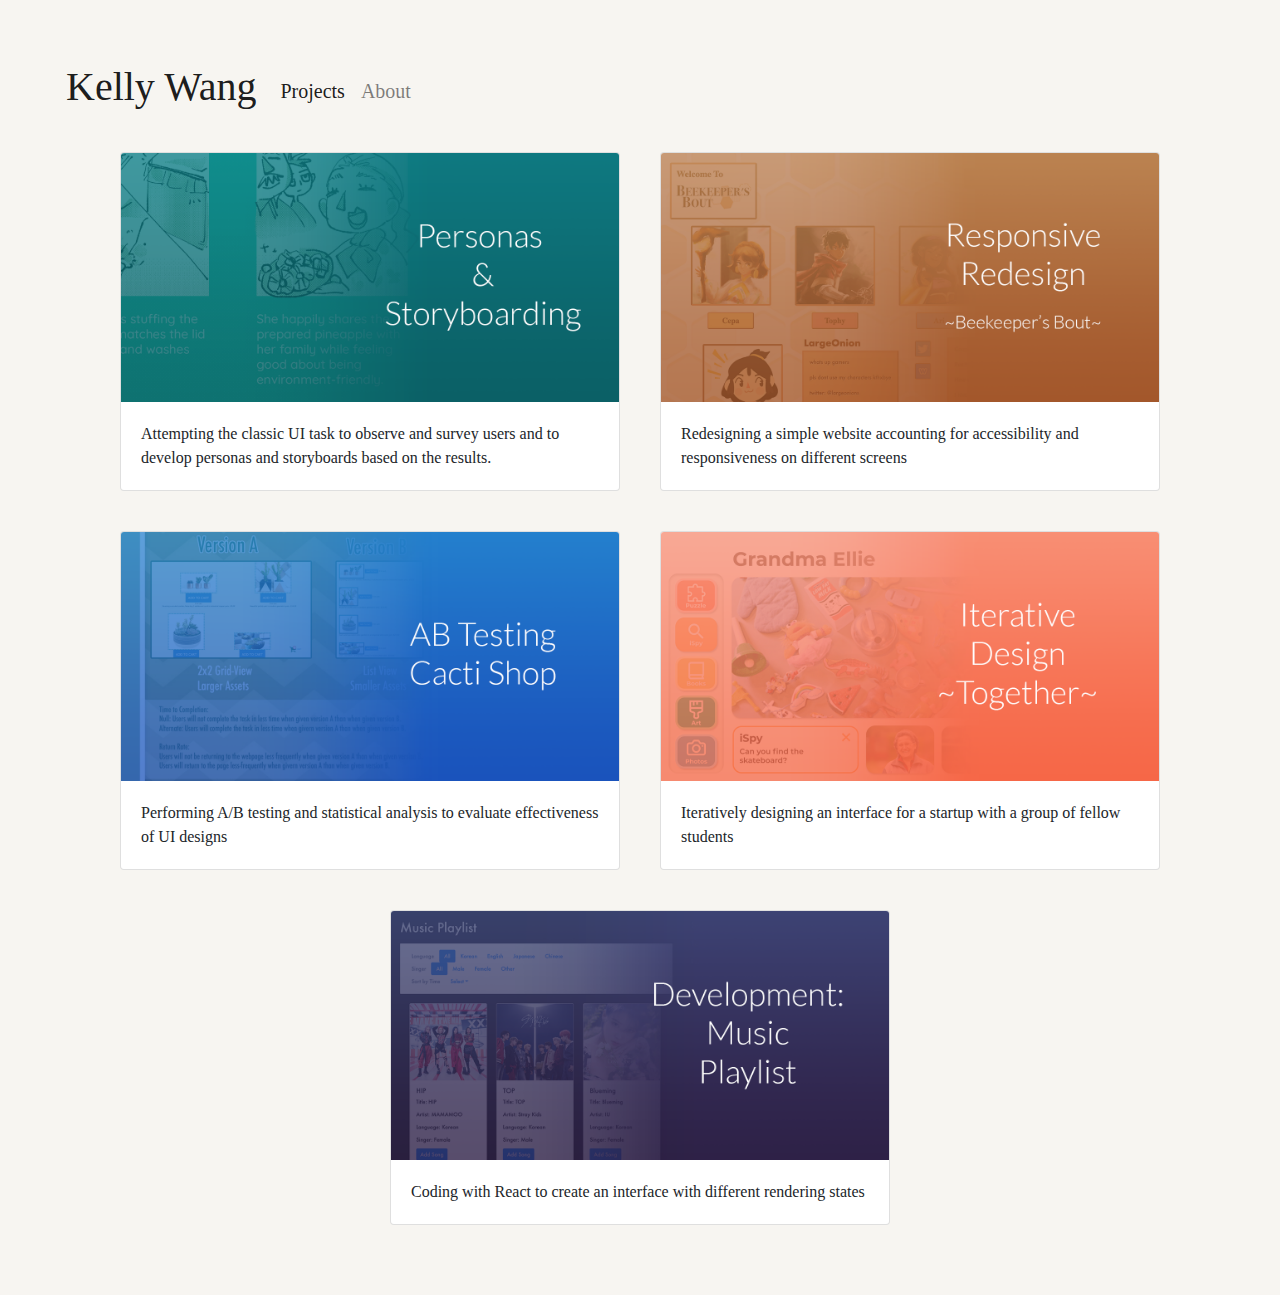
<file: index.html>
<!doctype html>
<html lang="en">

</html>
<html>

<head>
  <!-- Required meta tags -->
  <meta charset="utf-8">
  <meta name="viewport" content="width=device-width, initial-scale=1, shrink-to-fit=no">

  <!-- Bootstrap and JQuery and CSS -->
  <link rel="stylesheet" href="https://stackpath.bootstrapcdn.com/bootstrap/4.5.2/css/bootstrap.min.css">
  <script src="https://code.jquery.com/jquery-3.5.1.slim.min.js"
    integrity="sha384-DfXdz2htPH0lsSSs5nCTpuj/zy4C+OGpamoFVy38MVBnE+IbbVYUew+OrCXaRkfj"
    crossorigin="anonymous"></script>
  <script src="https://cdn.jsdelivr.net/npm/bootstrap@4.5.3/dist/js/bootstrap.bundle.min.js"
    integrity="sha384-ho+j7jyWK8fNQe+A12Hb8AhRq26LrZ/JpcUGGOn+Y7RsweNrtN/tE3MoK7ZeZDyx"
    crossorigin="anonymous"></script>

  <title>Portfolio</title>
  <link rel="stylesheet" href="index.css">
  <!-- TODO: add additional links here! e.g. fonts, icons, more stylesheets, etc. -->
  <link href="https://fonts.googleapis.com/css2?family=Work+Sans&display=swap" rel="stylesheet">
  <meta content="width=device-width, initial-scale=1" name="viewport" />
  <meta charset="utf-8">
</head>

<body>
  <!-- TODO: put your HTML code here! -->
  <div class="project-wrapper">
    <div class="nav-wrapper">
      <nav class="navbar navbar-expand-lg navbar-light" style="width: 100%">
        <a class="navbar-brand" href="#">
          <h1>Kelly Wang</h1>
        </a>
        <button class="navbar-toggler" type="button" data-toggle="collapse" data-target="#navi">
          <span class="navbar-toggler-icon"></span>
        </button>

        <div class="collapse navbar-collapse" id="navi">
          <ul class="navbar-nav">
            <li class="nav-item active">
              <a class="nav-link" href="index.html">Projects <span class="sr-only">(current)</span></a>
            </li>
            <li class="nav-item">
              <a class="nav-link" href="about.html">About</a>
            </li>
        </div>
      </nav>
    </div>

    <div class="projects">
      <div class="project-card">
        <div class="card">
          <a href="persona-assignment/home.html"><img class="card-img-top" src="personabanner.png" alt="Personas"></a>
          <div class="card-body">
            <p class="card-text">Attempting the classic UI task to observe and survey users and to develop personas and storyboards based on the results.</p>
          </div>
        </div>
      </div>
      <div class="project-card">
        <div class="card">
          <a href="beekeeper-assignment/home.html"><img class="card-img-top" src="beekeeperbanner.png" alt="Beekeeper"></a>
          <div class="card-body">
            <p class="card-text">Redesigning a simple website accounting for accessibility and responsiveness on different screens</p>
          </div>
        </div>
      </div>
      <div class="project-card">
        <div class="card">
          <a href="ab-assignment/home.html"><img class="card-img-top" src="abtestingbanner.png" alt="AB Testing"></a>
          <div class="card-body">
            <p class="card-text">Performing A/B testing and statistical analysis to evaluate effectiveness of UI designs</p>
          </div>
        </div>
      </div>
      <div class="project-card">
        <div class="card">
          <a href="together-assignment/home.html"><img class="card-img-top" src="togetherbanner.png" alt="Together"></a>
          <div class="card-body">
            <p class="card-text">Iteratively designing an interface for a startup with a group of fellow students</p>
          </div>
        </div>
      </div>
      <div class="project-card">
        <div class="card">
          <a href="musicplaylist-assignment/home.html"><img class="card-img-top" src="developmentbanner.png" alt="Music Playlist"></a>
          <div class="card-body">
            <p class="card-text">Coding with React to create an interface with different rendering states</p>
          </div>
        </div>
      </div>
    </div>

  </div>
</body>

</html>
</file>
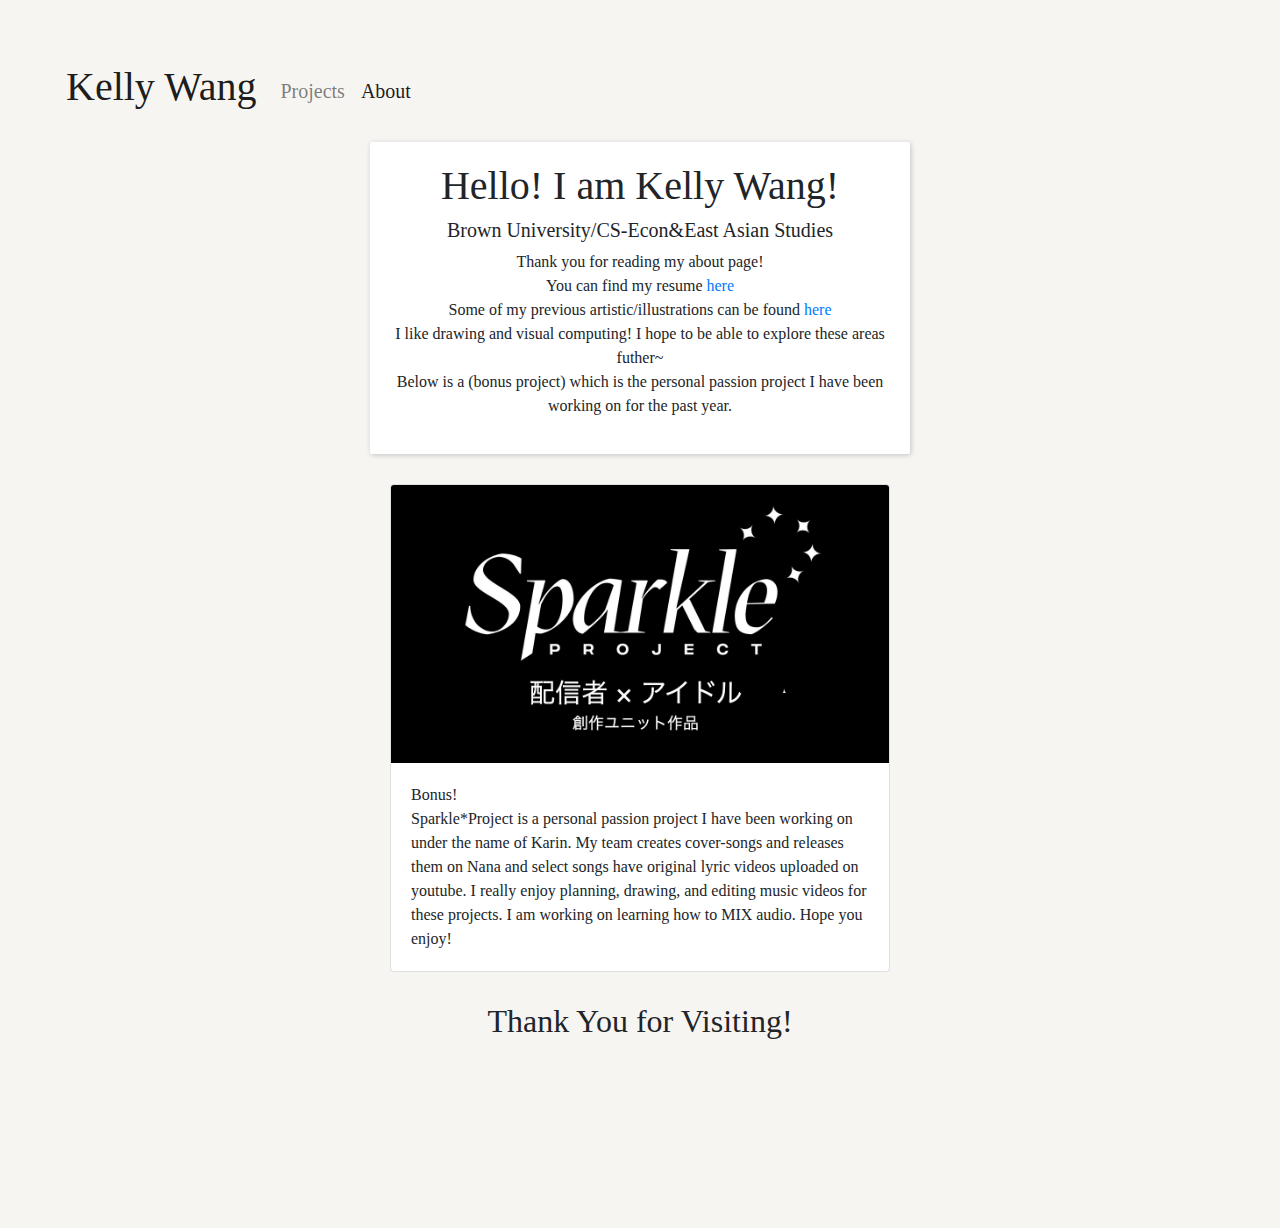
<file: about.html>
<!doctype html>
<html lang="en">

</html>
<html>

<head>
    <!-- Required meta tags -->
    <meta charset="utf-8">
    <meta name="viewport" content="width=device-width, initial-scale=1, shrink-to-fit=no">

    <!-- Bootstrap and JQuery and CSS -->
    <link rel="stylesheet" href="https://stackpath.bootstrapcdn.com/bootstrap/4.5.2/css/bootstrap.min.css">
    <script src="https://code.jquery.com/jquery-3.5.1.slim.min.js"
        integrity="sha384-DfXdz2htPH0lsSSs5nCTpuj/zy4C+OGpamoFVy38MVBnE+IbbVYUew+OrCXaRkfj"
        crossorigin="anonymous"></script>
    <script src="https://cdn.jsdelivr.net/npm/bootstrap@4.5.3/dist/js/bootstrap.bundle.min.js"
        integrity="sha384-ho+j7jyWK8fNQe+A12Hb8AhRq26LrZ/JpcUGGOn+Y7RsweNrtN/tE3MoK7ZeZDyx"
        crossorigin="anonymous"></script>

    <title>Portfolio</title>
    <link rel="stylesheet" href="index.css">
    <!-- TODO: add additional links here! e.g. fonts, icons, more stylesheets, etc. -->
    <link href="https://fonts.googleapis.com/css2?family=Work+Sans&display=swap" rel="stylesheet">
    <meta content="width=device-width, initial-scale=1" name="viewport" />
    <meta charset="utf-8">
</head>

<body>
    <div class="project-wrapper">
        <div class="nav-wrapper">
            <nav class="navbar navbar-expand-lg navbar-light" style="width: 100%">
                <a class="navbar-brand" href="#">
                    <h1>Kelly Wang</h1>
                </a>
                <button class="navbar-toggler" type="button" data-toggle="collapse" data-target="#navi">
                    <span class="navbar-toggler-icon"></span>
                </button>

                <div class="collapse navbar-collapse" id="navi">
                    <ul class="navbar-nav">
                        <li class="nav-item">
                            <a class="nav-link" href="index.html">Projects <span class="sr-only">(current)</span></a>
                        </li>
                        <li class="nav-item active">
                            <a class="nav-link" href="about.html">About</a>
                        </li>
                </div>
            </nav>
        </div>
        <div class="about">
            <div class="name-card">
                <h1 style="text-align: center">Hello! I am Kelly Wang!</h1>
                <h5 style="text-align: center">Brown University/CS-Econ&East Asian Studies</h5>
                <p style="text-align: center">Thank you for reading my about page! <br>
                    You can find my resume <a href="Kelly Wang Resume.pdf" target="blank">here</a>
                    <br>
                    Some of my previous artistic/illustrations can be found <a
                        href="https://docs.google.com/presentation/d/1RqoApdyJJeohY_JmIYdSGZTg0P-aktGsHhM7pYPuOLo/edit?usp=sharing"
                        target="blank">here</a>
                    <br>
                    I like drawing and visual computing! I hope to be able to explore these areas futher~<br>
                    Below is a (bonus project) which is the personal passion project I
                    have been working on for the
                    past year.</p>
            </div>
            <div class="project-card">
                <div class="card">
                    <a href="http://tuneinsparkle.wixsite.com/sparkle"><img class="card-img-top" src="./sparkle.png"
                            alt="Sparkle Project"></a>
                    <div class="card-body">
                        <p class="card-text">Bonus! <br>Sparkle*Project is a personal passion project I have been
                            working on
                            under the name of Karin. My team creates cover-songs and releases them on Nana and select
                            songs have original lyric videos uploaded on youtube. I really enjoy planning, drawing, and
                            editing music videos for these projects. I am working on learning how to MIX audio. Hope you
                            enjoy!</p>
                    </div>
                </div>
            </div>
            <h2 style="text-align: center">Thank You for Visiting!</h2>
        </div>
</body>
</file>
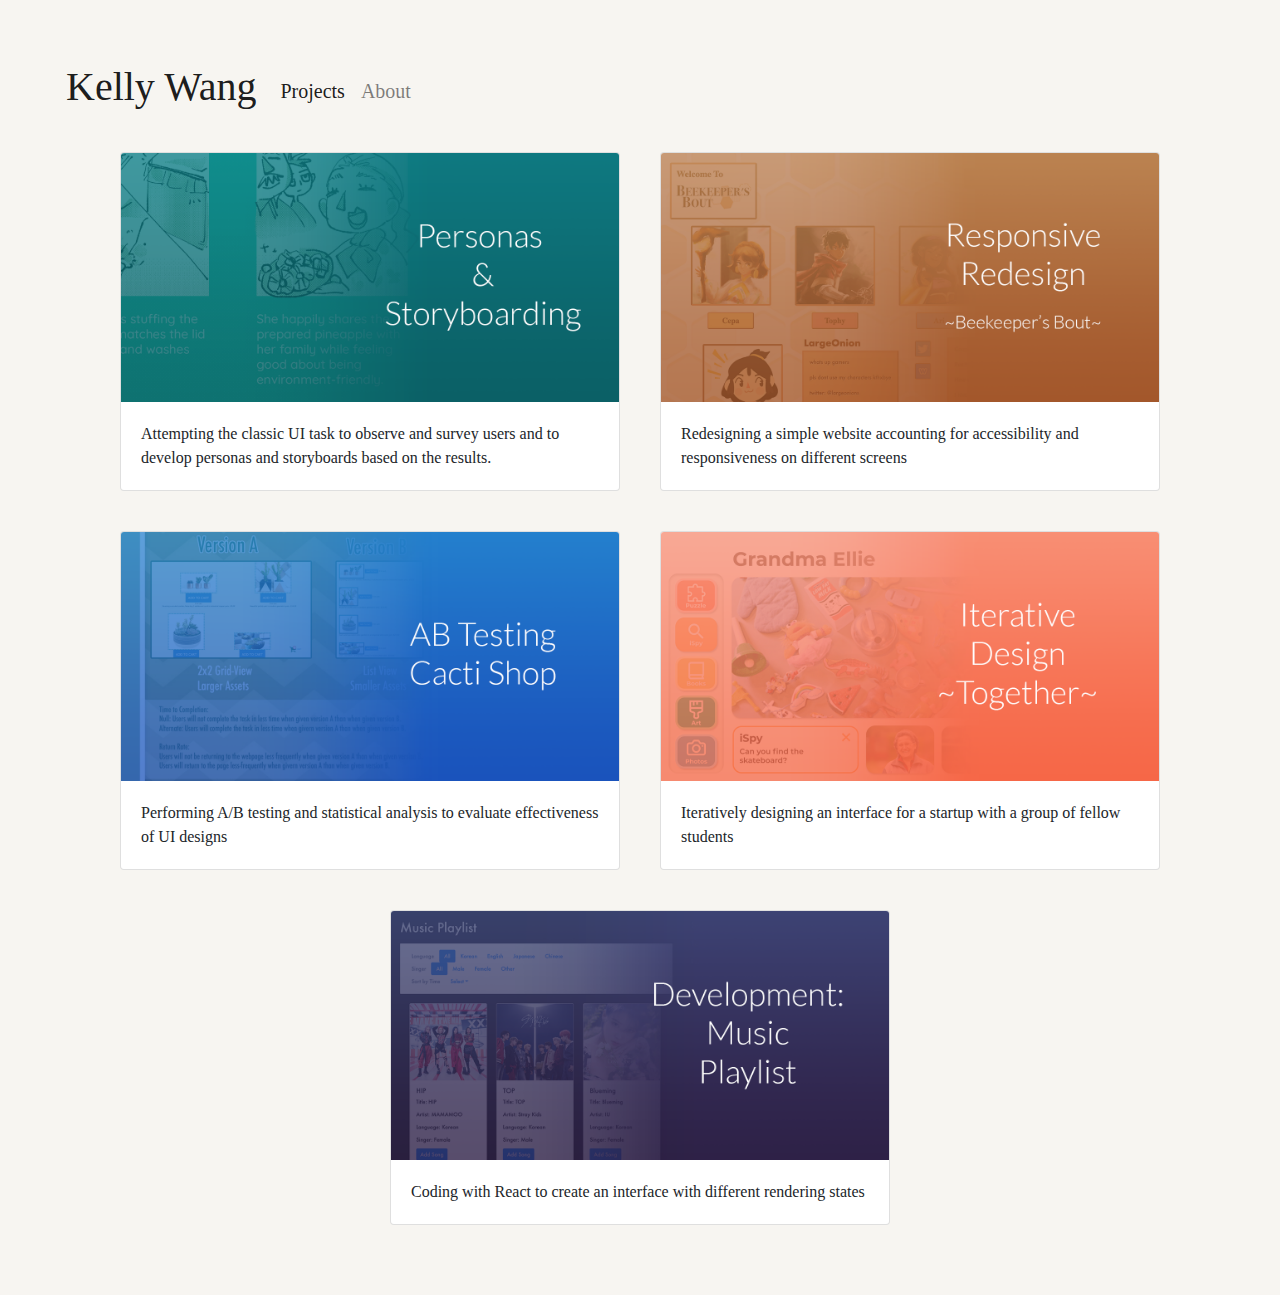
<file: home.html>
<!doctype html>
<html lang="en">

</html>
<html>

<head>
  <!-- Required meta tags -->
  <meta charset="utf-8">
  <meta name="viewport" content="width=device-width, initial-scale=1, shrink-to-fit=no">

  <!-- Bootstrap and JQuery and CSS -->
  <link rel="stylesheet" href="https://stackpath.bootstrapcdn.com/bootstrap/4.5.2/css/bootstrap.min.css">
  <script src="https://code.jquery.com/jquery-3.5.1.slim.min.js"
    integrity="sha384-DfXdz2htPH0lsSSs5nCTpuj/zy4C+OGpamoFVy38MVBnE+IbbVYUew+OrCXaRkfj"
    crossorigin="anonymous"></script>
  <script src="https://cdn.jsdelivr.net/npm/bootstrap@4.5.3/dist/js/bootstrap.bundle.min.js"
    integrity="sha384-ho+j7jyWK8fNQe+A12Hb8AhRq26LrZ/JpcUGGOn+Y7RsweNrtN/tE3MoK7ZeZDyx"
    crossorigin="anonymous"></script>

  <title>Portfolio</title>
  <link rel="stylesheet" href="index.css">
  <!-- TODO: add additional links here! e.g. fonts, icons, more stylesheets, etc. -->
  <link href="https://fonts.googleapis.com/css2?family=Work+Sans&display=swap" rel="stylesheet">
  <meta content="width=device-width, initial-scale=1" name="viewport" />
  <meta charset="utf-8">
</head>

<body>
  <!-- TODO: put your HTML code here! -->
  <div class="project-wrapper">
    <div class="nav-wrapper">
      <nav class="navbar navbar-expand-lg navbar-light" style="width: 100%">
        <a class="navbar-brand" href="#">
          <h1>Kelly Wang</h1>
        </a>
        <button class="navbar-toggler" type="button" data-toggle="collapse" data-target="#navi">
          <span class="navbar-toggler-icon"></span>
        </button>

        <div class="collapse navbar-collapse" id="navi">
          <ul class="navbar-nav">
            <li class="nav-item active">
              <a class="nav-link" href="home.html">Projects <span class="sr-only">(current)</span></a>
            </li>
            <li class="nav-item">
              <a class="nav-link" href="about.html">About</a>
            </li>
        </div>
      </nav>
    </div>

    <div class="projects">
      <div class="project-card">
        <div class="card">
          <a href="persona-assignment/home.html"><img class="card-img-top" src="personabanner.png" alt="Personas"></a>
          <div class="card-body">
            <p class="card-text">Attempting the classic UI task to observe and survey users and to develop personas and storyboards based on the results.</p>
          </div>
        </div>
      </div>
      <div class="project-card">
        <div class="card">
          <a href="beekeeper-assignment/home.html"><img class="card-img-top" src="beekeeperbanner.png" alt="Beekeeper"></a>
          <div class="card-body">
            <p class="card-text">Redesigning a simple website accounting for accessibility and responsiveness on different screens</p>
          </div>
        </div>
      </div>
      <div class="project-card">
        <div class="card">
          <a href="ab-assignment/home.html"><img class="card-img-top" src="abtestingbanner.png" alt="AB Testing"></a>
          <div class="card-body">
            <p class="card-text">Performing A/B testing and statistical analysis to evaluate effectiveness of UI designs</p>
          </div>
        </div>
      </div>
      <div class="project-card">
        <div class="card">
          <a href="together-assignment/home.html"><img class="card-img-top" src="togetherbanner.png" alt="Together"></a>
          <div class="card-body">
            <p class="card-text">Iteratively designing an interface for a startup with a group of fellow students</p>
          </div>
        </div>
      </div>
      <div class="project-card">
        <div class="card">
          <a href="musicplaylist-assignment/home.html"><img class="card-img-top" src="developmentbanner.png" alt="Music Playlist"></a>
          <div class="card-body">
            <p class="card-text">Coding with React to create an interface with different rendering states</p>
          </div>
        </div>
      </div>
    </div>

  </div>
</body>

</html>
</file>
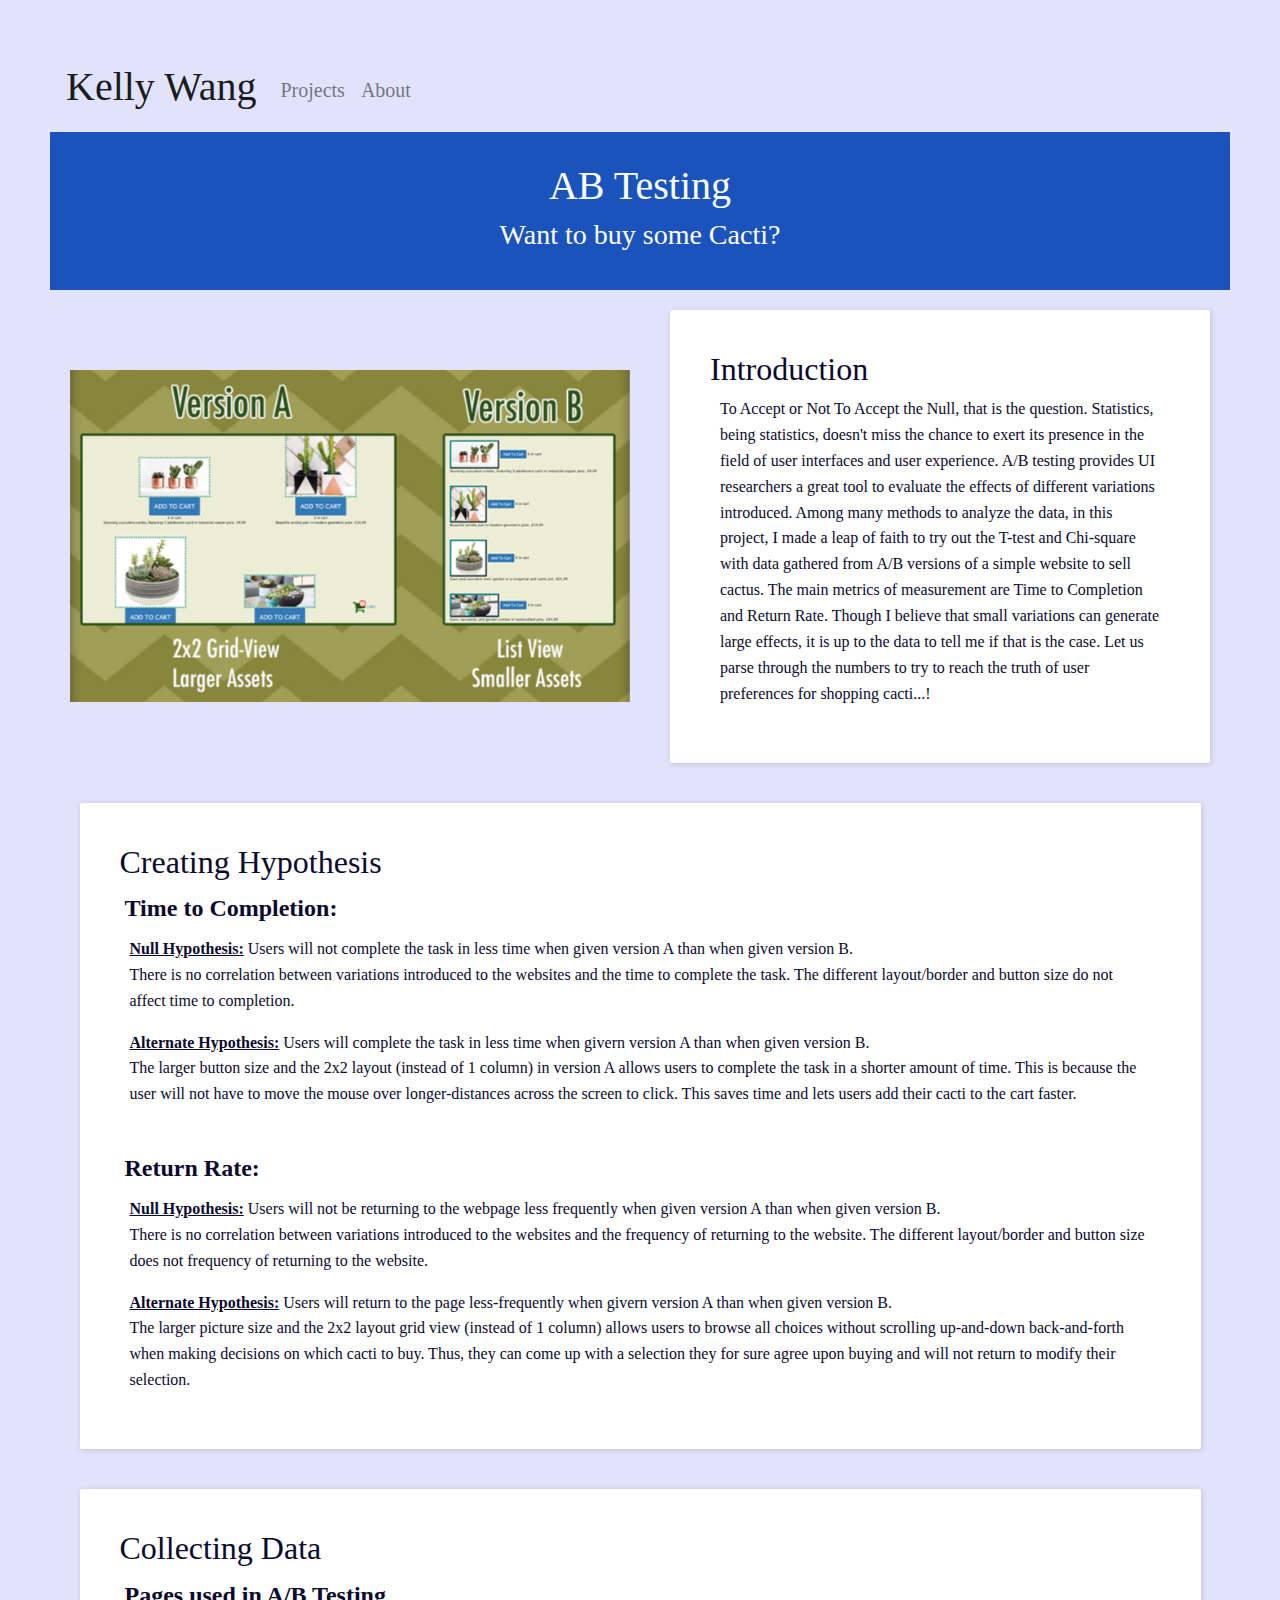
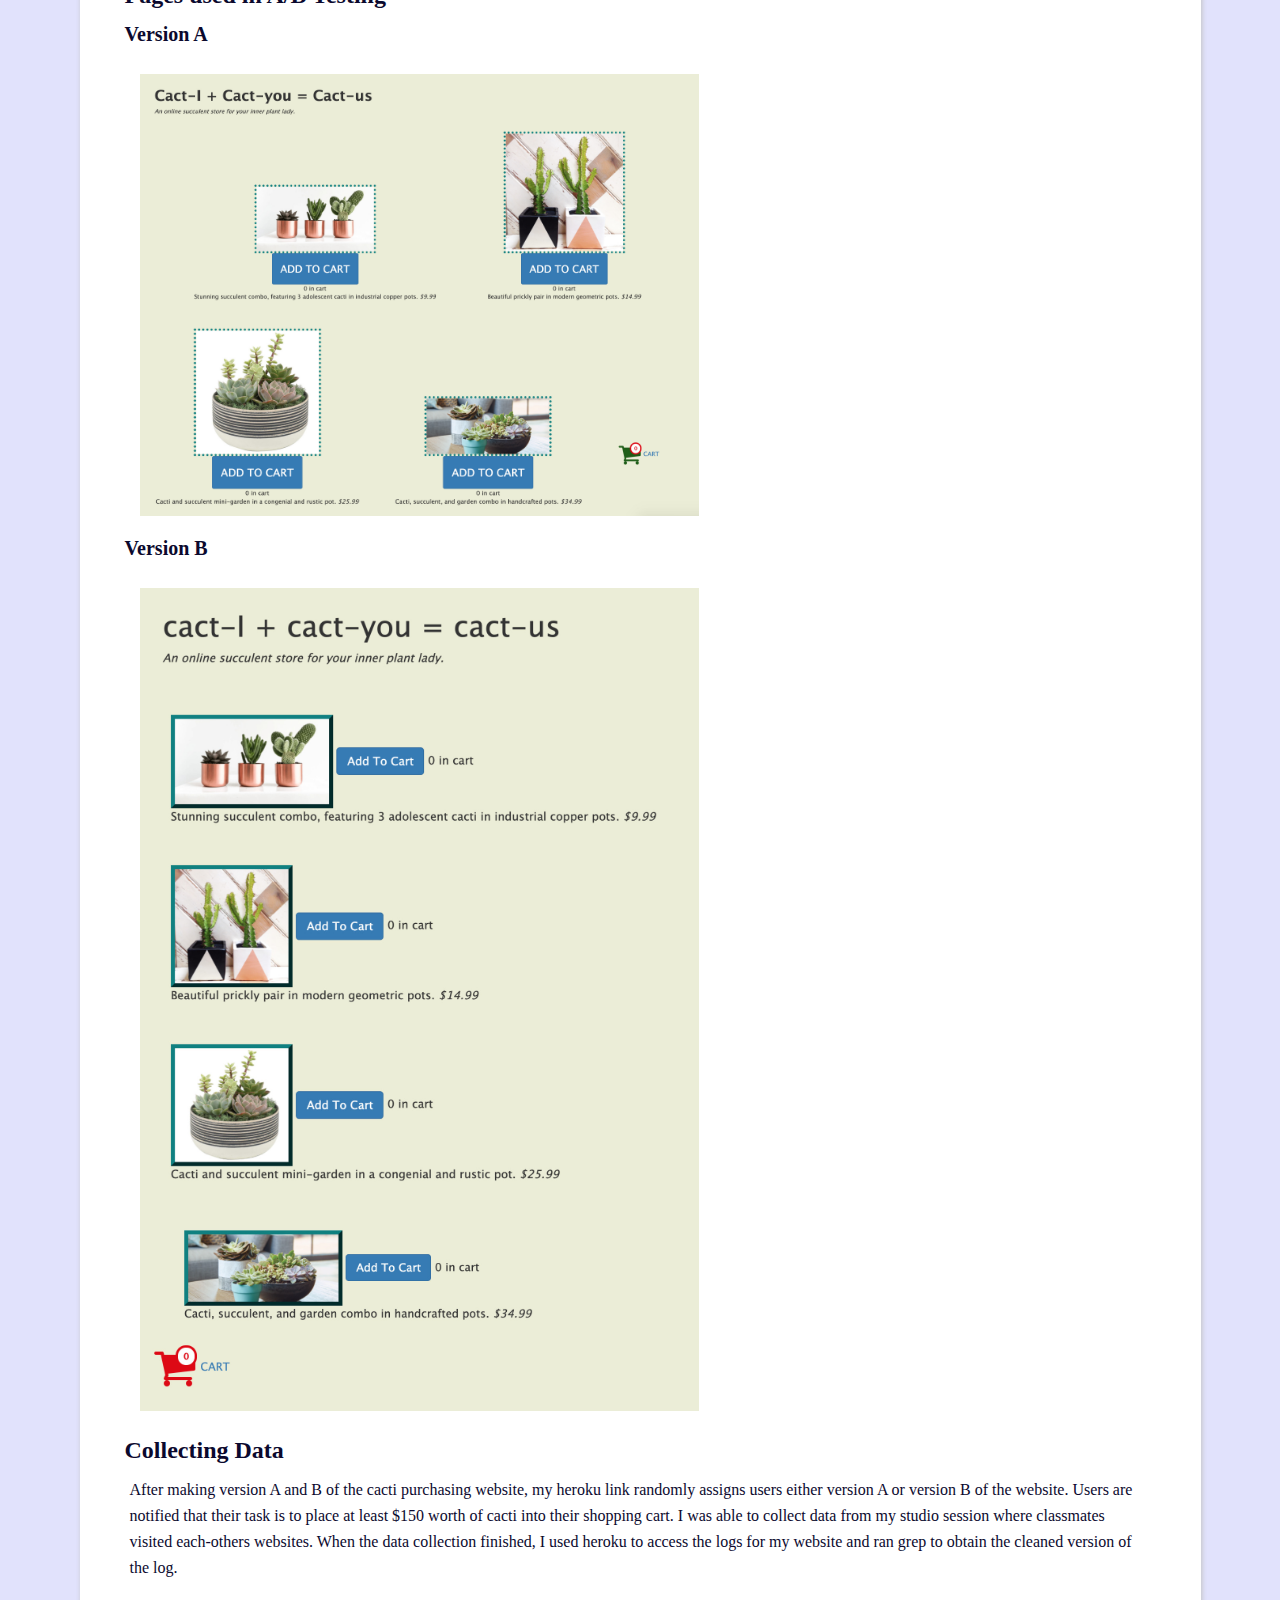
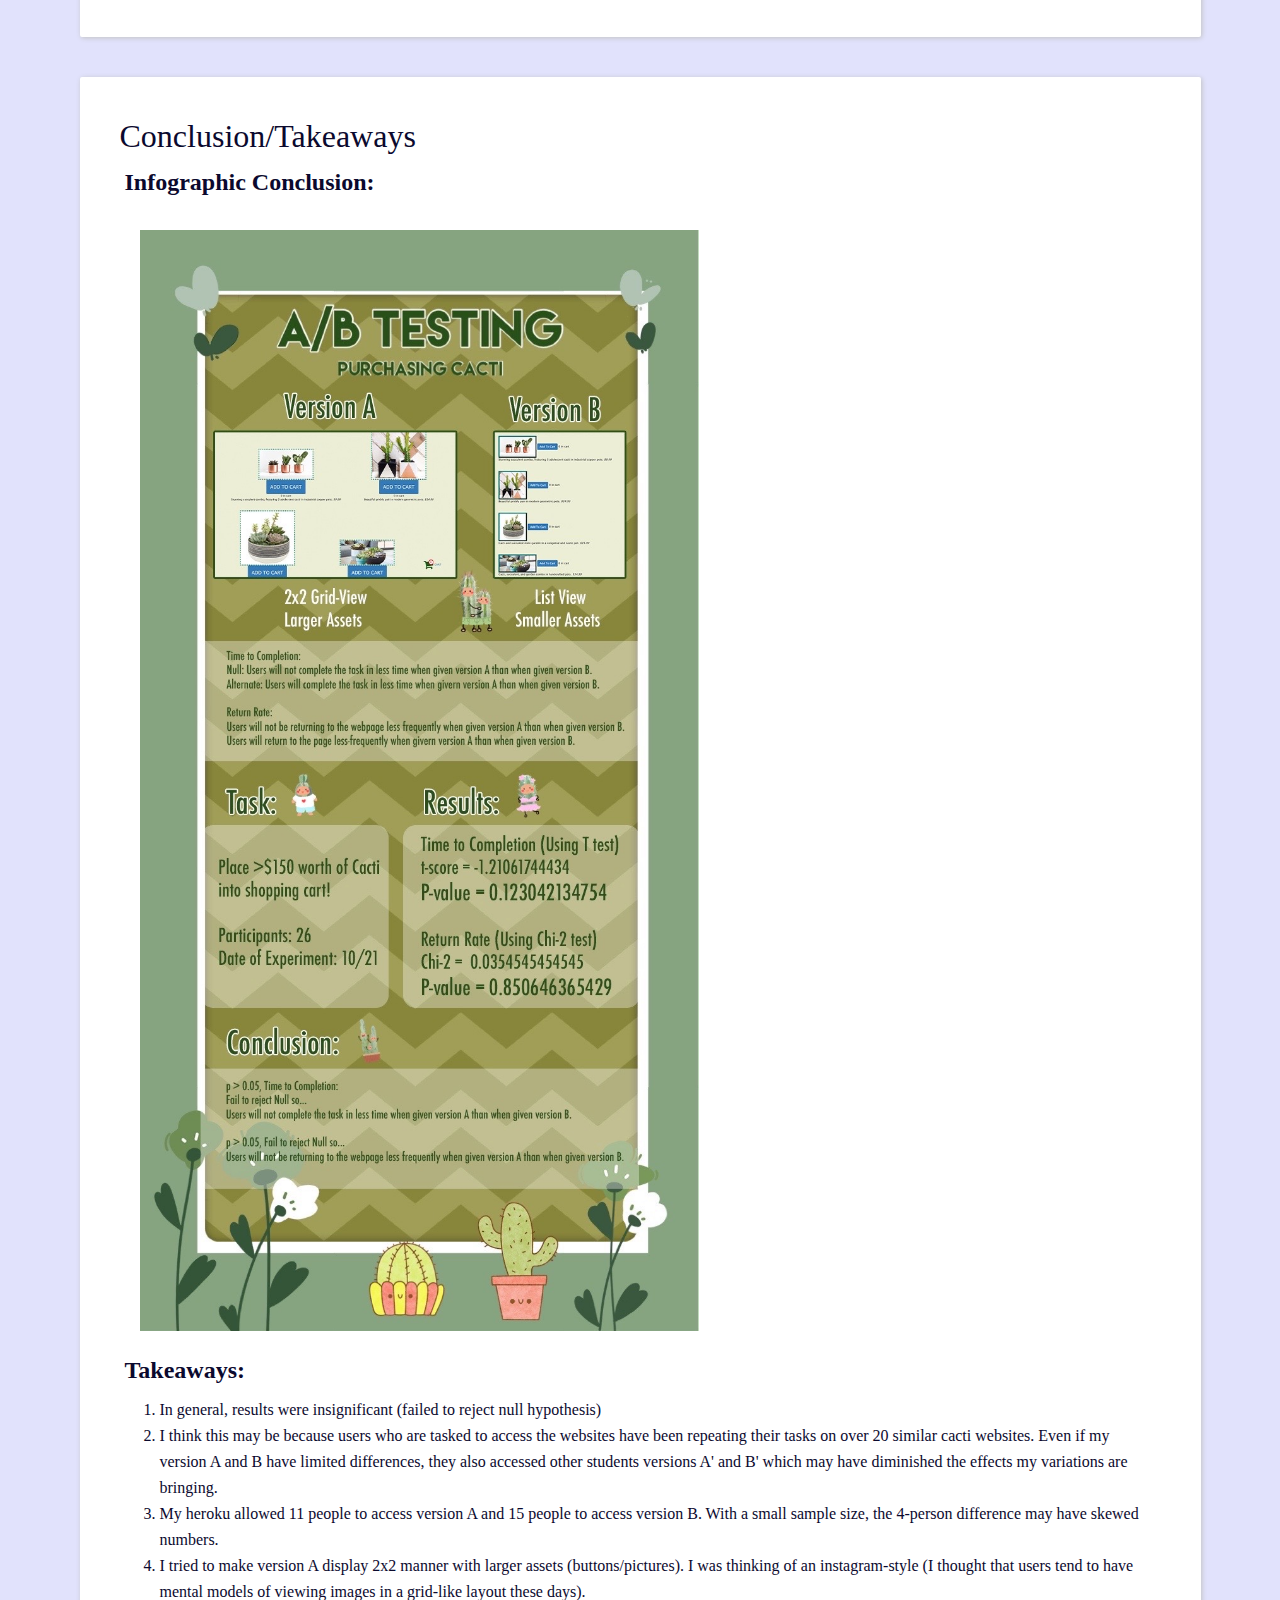
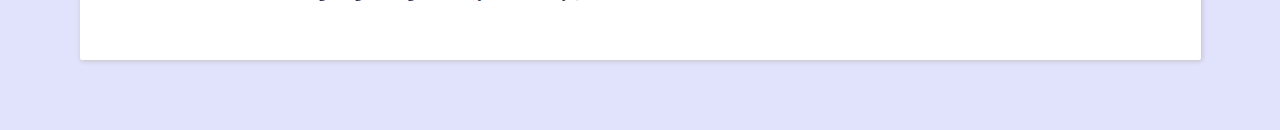
<file: ab-assignment/home.html>
<!doctype html>
<html lang="en">

</html>

<head>
  <!-- Required meta tags -->
  <meta charset="utf-8">
  <meta name="viewport" content="width=device-width, initial-scale=1, shrink-to-fit=no">

  <!-- Bootstrap CSS -->
  <link rel="stylesheet" href="https://stackpath.bootstrapcdn.com/bootstrap/4.5.2/css/bootstrap.min.css"
    integrity="sha384-JcKb8q3iqJ61gNV9KGb8thSsNjpSL0n8PARn9HuZOnIxN0hoP+VmmDGMN5t9UJ0Z" crossorigin="anonymous">

  <title>AB Testing</title>
  <link rel="stylesheet" href="index.css">
  <!-- TODO: add additional links here! e.g. fonts, icons, more stylesheets, etc. -->
  <meta content="width=device-width, initial-scale=1" name="viewport" />
  <meta charset="utf-8">
</head>

<body>
  <!-- TODO: put your HTML code here! -->
  <div class="nav-wrapper">
    <nav class="navbar navbar-expand-lg navbar-light" style="width: 100%">
      <a class="navbar-brand" href="#">
        <h1>Kelly Wang</h1>
      </a>
      <button class="navbar-toggler" type="button" data-toggle="collapse" data-target="#navi">
        <span class="navbar-toggler-icon"></span>
      </button>

      <div class="collapse navbar-collapse" id="navi">
        <ul class="navbar-nav">
          <li class="nav-item">
            <a class="nav-link" href="../index.html">Projects <span class="sr-only">(current)</span></a>
          </li>
          <li class="nav-item">
            <a class="nav-link" href="../about.html">About</a>
          </li>
      </div>
    </nav>
  </div>
  <div class="heading">
    <h1 style="padding-top: 10px">AB Testing</h1>
    <h3 style="padding-bottom: 10px"> Want to buy some Cacti?</h3>
  </div>
  <div class="wrapper">
    <div class="intro">
      <div class="photo-div">
        <img src="ab-preview.png">
      </div>
      <div class="intro-card">
        <div class="flex-col">
          <h2>Introduction</h2>
          <p>
            To Accept or Not To Accept the Null, that is the question.
            Statistics, being statistics, doesn't miss the chance to exert its presence in the field of user
            interfaces and user experience.
            A/B testing provides UI researchers a great tool to evaluate the effects of different variations
            introduced.
            Among many methods to analyze the data, in this project, I made a leap of faith to try out the T-test and
            Chi-square with data gathered from A/B versions of a simple website to sell cactus.
            The main metrics of measurement are Time to Completion and Return Rate.
            Though I believe that small variations can generate large effects, it is up to the data to tell
            me if that is the case.
            Let us parse through the numbers to try to reach the truth of user preferences for shopping cacti...!
          </p>
        </div>
      </div>
    </div>
    <div class="body-card">
      <div class="flex-col">
          <h2>Creating Hypothesis</h2>
          <h4>
            Time to Completion:
          </h4>
          <p>
            <b><u>Null Hypothesis:</u></b> Users will not complete the task in less time when given version A than
            when given
            version B.
            <br>
            There is no correlation between variations introduced to the websites and the time to complete the task.
            The different layout/border and button size do not affect time to completion.
          </p>
          <p>
            <b><u>Alternate Hypothesis:</u></b> Users will complete the task in less time when givern version A than
            when given
            version B.
            <br>
            The larger button size and the 2x2 layout (instead of 1 column) in version A allows users to complete the
            task in a shorter amount of time. This is because the user will not have to move the mouse over
            longer-distances across the screen to click. This saves time and lets users add their cacti to the cart
            faster.
          </p>
          <br>
          <h4>
            Return Rate:
          </h4>
          <p>
            <b><u>Null Hypothesis:</u></b> Users will not be returning to the webpage less frequently when given
            version A than when given version B.
            <br>
            There is no correlation between variations introduced to the websites and the frequency of returning to
            the website.
            The different layout/border and button size does not frequency of returning to the website.
          </p>
          <p>
            <b><u>Alternate Hypothesis:</u></b> Users will return to the page less-frequently when givern version A
            than when given version B.
            <br>
            The larger picture size and the 2x2 layout grid view (instead of 1 column) allows users to browse all
            choices without scrolling up-and-down back-and-forth when making decisions on which cacti to buy. Thus,
            they can come up with a selection they for sure agree upon buying and will not return to modify their
            selection.
          </p>
      </div>
  </div>
    <div class="body-card">
      <div class="flex-col">
        <h2>Collecting Data</h2>
        <h4>
          Pages used in A/B Testing
        </h4>
        <h5>Version A</h5>
        <div class="photo-div">
          <img src="verA.jpg" alt="Version A">
        </div>
        <h5>Version B</h5>
        <div class="photo-div">
          <img src="verB.jpg" alt="Version B">
        </div>
        <h4>
          Collecting Data
        </h4>
        <p>
          After making version A and B of the cacti purchasing website, my heroku link randomly assigns users either
          version A or version B of the website. Users are notified that their task is to place at least $150 worth
          of cacti into their shopping cart. I was able to collect data from my studio session where classmates
          visited each-others websites. When the data collection finished, I used heroku to access the logs for my
          website and ran grep to obtain the cleaned version of the log.
        </p>
      </div>
    </div>
    <div class="body-card">
      <div class="flex-col">
        <h2>Conclusion/Takeaways</h2>
        <h4>
          Infographic Conclusion:
        </h4>
        <div class="photo-div">
          <img src="infographic.JPG" alt="Infographic">
        </div>
        <h4>
          Takeaways:
        </h4>
        <ol>
          <li>In general, results were insignificant (failed to reject null hypothesis)</li>
          <li>I think this may be because users who are tasked to access the websites have been repeating their tasks
            on over 20 similar cacti websites. Even if my version A and B have limited differences, they also accessed
            other students versions A' and B' which may have diminished the effects my variations are bringing.</li>
          <li>My heroku allowed 11 people to access version A and 15 people to access version B. With a small sample
            size, the 4-person difference may have skewed numbers.</li>
          <li>I tried to make version A display 2x2 manner with larger assets (buttons/pictures). I was thinking of an
            instagram-style (I thought that users tend to have mental models of viewing images in a grid-like layout
            these days). </li>
      </div>
    </div>
  </div>
</body>

<!-- Optional JavaScript -->
<!-- jQuery first, then Popper.js, then Bootstrap JS -->
<script src="https://code.jquery.com/jquery-3.5.1.slim.min.js"
  integrity="sha384-DfXdz2htPH0lsSSs5nCTpuj/zy4C+OGpamoFVy38MVBnE+IbbVYUew+OrCXaRkfj" crossorigin="anonymous"></script>
<script src="https://cdn.jsdelivr.net/npm/popper.js@1.16.1/dist/umd/popper.min.js"
  integrity="sha384-9/reFTGAW83EW2RDu2S0VKaIzap3H66lZH81PoYlFhbGU+6BZp6G7niu735Sk7lN" crossorigin="anonymous"></script>
<script src="https://stackpath.bootstrapcdn.com/bootstrap/4.5.2/js/bootstrap.min.js"
  integrity="sha384-B4gt1jrGC7Jh4AgTPSdUtOBvfO8shuf57BaghqFfPlYxofvL8/KUEfYiJOMMV+rV" crossorigin="anonymous"></script>

</body>
</file>
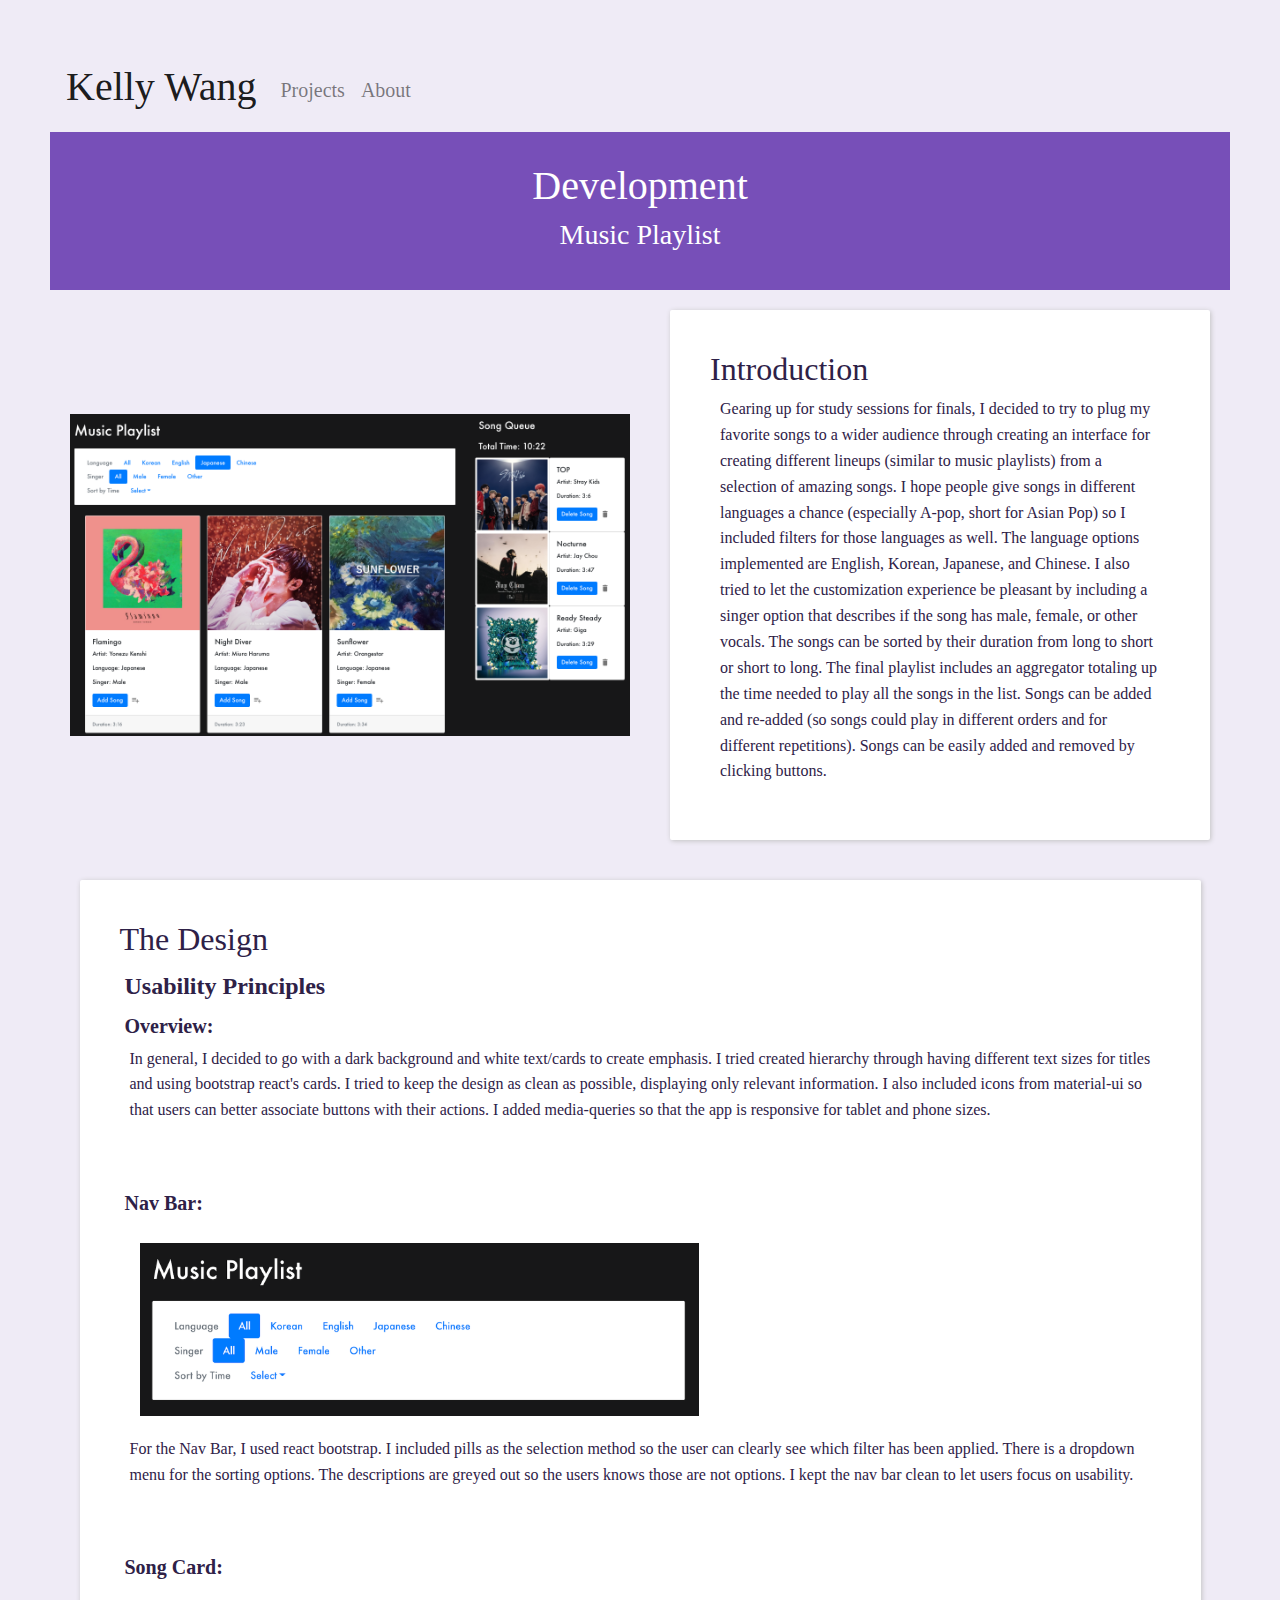
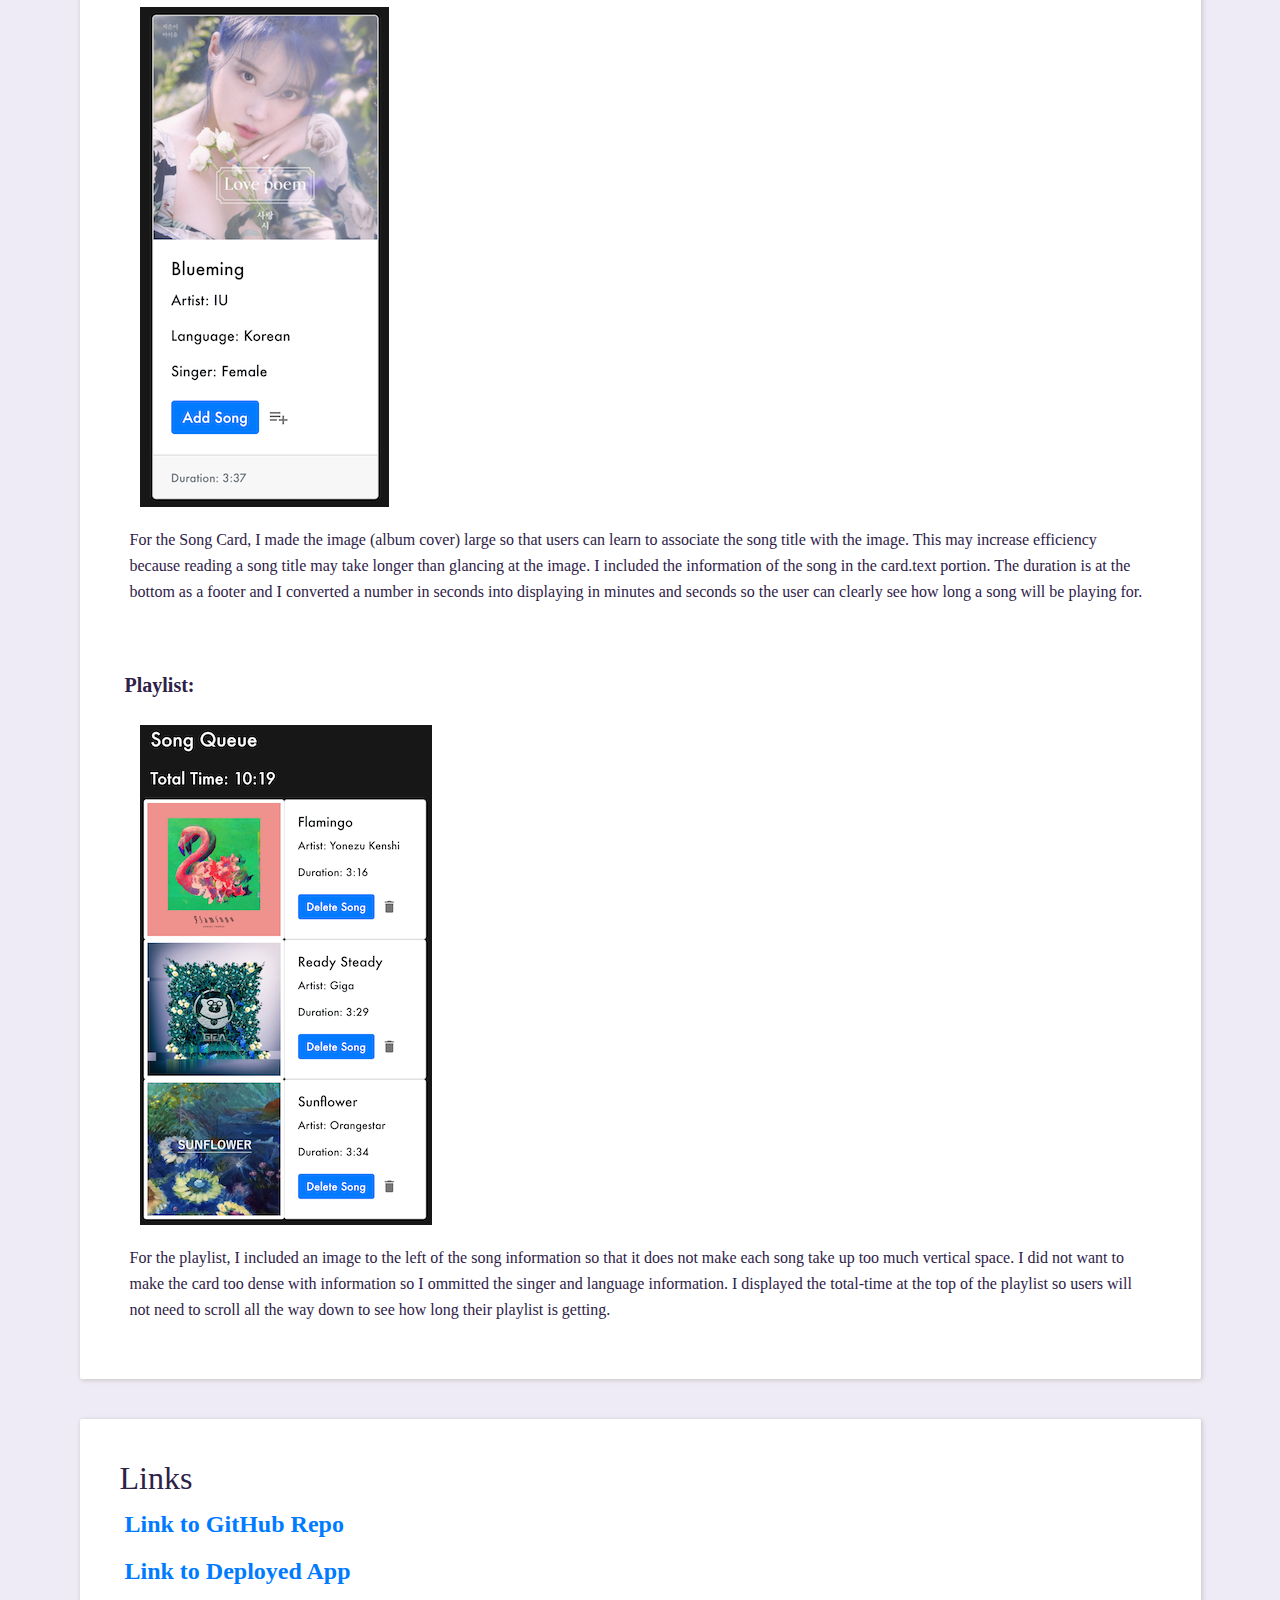
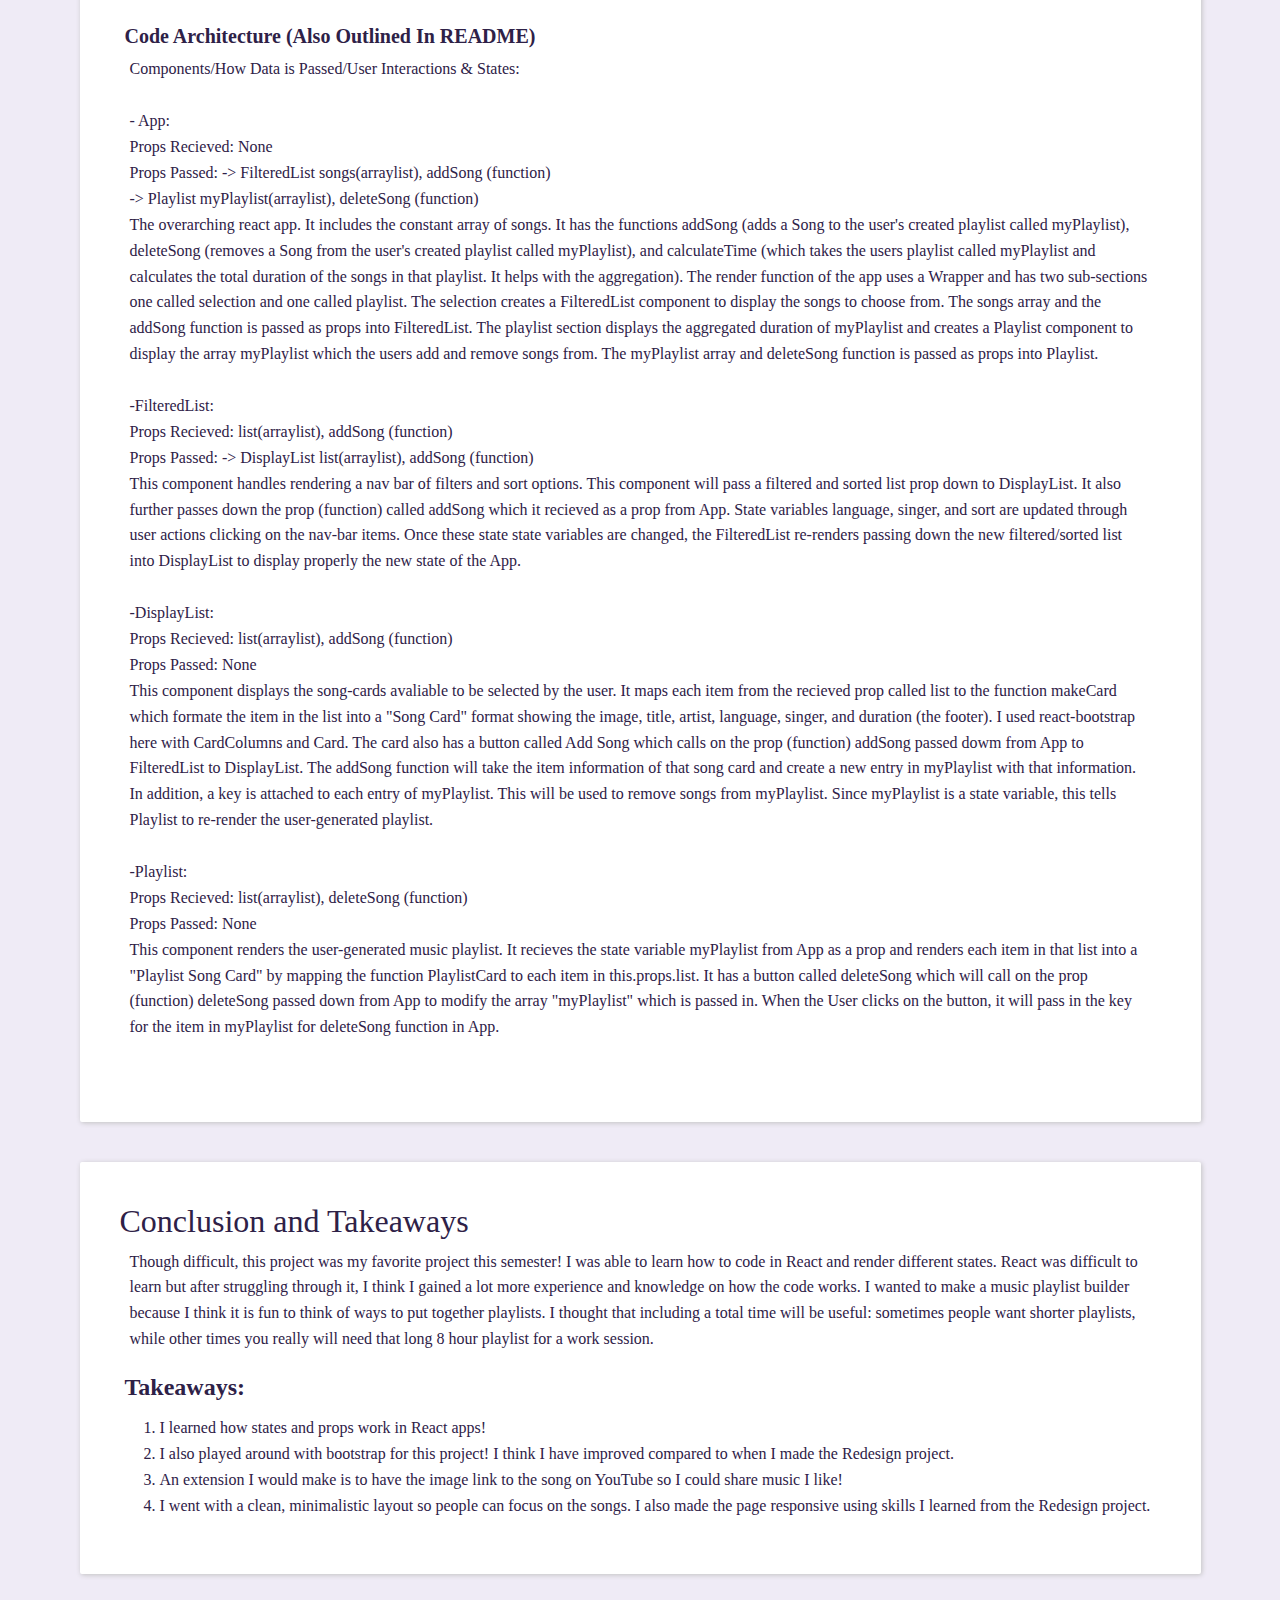
<file: musicplaylist-assignment/home.html>
<!doctype html>
<html lang="en">

</html>

<head>
    <!-- Required meta tags -->
    <meta charset="utf-8">
    <meta name="viewport" content="width=device-width, initial-scale=1, shrink-to-fit=no">

    <!-- Bootstrap CSS -->
    <link rel="stylesheet" href="https://stackpath.bootstrapcdn.com/bootstrap/4.5.2/css/bootstrap.min.css"
        integrity="sha384-JcKb8q3iqJ61gNV9KGb8thSsNjpSL0n8PARn9HuZOnIxN0hoP+VmmDGMN5t9UJ0Z" crossorigin="anonymous">

    <title>Personas</title>
    <link rel="stylesheet" href="index.css">
    <!-- TODO: add additional links here! e.g. fonts, icons, more stylesheets, etc. -->
    <meta content="width=device-width, initial-scale=1" name="viewport" />
    <meta charset="utf-8">
</head>

<body>
    <!-- TODO: put your HTML code here! -->
    <div class="nav-wrapper">
        <nav class="navbar navbar-expand-lg navbar-light" style="width: 100%">
            <a class="navbar-brand" href="#">
                <h1>Kelly Wang</h1>
            </a>
            <button class="navbar-toggler" type="button" data-toggle="collapse" data-target="#navi">
                <span class="navbar-toggler-icon"></span>
            </button>

            <div class="collapse navbar-collapse" id="navi">
                <ul class="navbar-nav">
                    <li class="nav-item">
                        <a class="nav-link" href="../index.html">Projects <span class="sr-only">(current)</span></a>
                    </li>
                    <li class="nav-item">
                        <a class="nav-link" href="../about.html">About</a>
                    </li>
            </div>
        </nav>
    </div>
    <div class="heading">
        <h1 style="padding-top: 10px">Development</h1>
        <h3 style="padding-bottom: 10px"> Music Playlist</h3>
    </div>
    <div class="wrapper">
        <div class="intro">
            <div class="photo-div">
                <img src="preview.PNG">
            </div>
            <div class="intro-card">
                <div class="flex-col">
                    <h2>Introduction</h2>
                    <p>
                        Gearing up for study sessions for finals, I decided to try to plug my favorite songs to a wider
                        audience
                        through creating an interface for creating different lineups (similar to music playlists) from a
                        selection
                        of amazing songs. I hope people give songs in different languages a chance (especially A-pop,
                        short for
                        Asian Pop) so I included filters for those languages as well. The language options implemented
                        are
                        English, Korean, Japanese, and Chinese. I also tried to let the customization experience be
                        pleasant by
                        including a singer option that describes if the song has male, female, or other vocals. The
                        songs can be
                        sorted by their duration from long to short or short to long. The final playlist includes an
                        aggregator
                        totaling up the time needed to play all the songs in the list. Songs can be added and re-added
                        (so songs
                        could play in different orders and for different repetitions). Songs can be easily added and
                        removed by
                        clicking buttons.
                    </p>
                </div>
            </div>
        </div>
        <div class="body-card">
            <div class="flex-col">
                <h2>The Design</h2>
                <h4>
                    Usability Principles
                </h4>
                <h5>Overview:</h5>
                <p>
                    In general, I decided to go with a dark background and white text/cards to create emphasis. I tried
                    created hierarchy through having different text sizes for titles and using bootstrap react's cards.
                    I
                    tried to keep the design as clean as possible, displaying only relevant information. I also included
                    icons
                    from material-ui so that users can better associate buttons with their actions. I added
                    media-queries
                    so that the app is responsive for tablet and phone sizes.
                </p>
                <br>
                <br>
                <h5>Nav Bar:</h5>
                <div class="photo-div">
                    <img src="nav.png" alt="nav-bar image">
                </div>
                <p>For the Nav Bar, I used react bootstrap. I included pills as the selection method so the user can
                    clearly see which filter has been applied. There is a dropdown menu for the sorting options. The
                    descriptions are greyed out so the users knows those are not options. I kept the nav bar clean to
                    let
                    users focus on usability.</p>
                <br>
                <br>
                <h5>Song Card:</h5>
                <div class="photo-div">
                <img src="song-card.png" alt="song-card image"></div>
                <p>For the Song Card, I made the image (album cover) large so that users can learn to associate the
                    song
                    title with the image. This may increase efficiency because reading a song title may take longer
                    than
                    glancing at the image. I included the information of the song in the card.text portion. The
                    duration is
                    at the bottom as a footer and I converted a number in seconds into displaying in minutes and
                    seconds so
                    the user can clearly see how long a song will be playing for.</p>
                <br>
                <br>
                <h5>Playlist:</h5>
                <div class="photo-div">
                <img src="playlist.png" alt="playlist image"></div>
                <p>For the playlist, I included an image to the left of the song information so that it does not
                    make each
                    song take up too much vertical space. I did not want to make the card too dense with information
                    so I
                    ommitted the singer and language information. I displayed the total-time at the top of the
                    playlist so
                    users will not need to scroll all the way down to see how long their playlist is getting.</p>
            </div>
        </div>
        <div class="body-card">
            <div class="flex-col">
                <h2>Links</h2>
                <h4>
                    <div style="text-align: center;"><a href="https://github.com/kwang111/music-playlist"
                            target="_blank">Link
                            to GitHub Repo</a></div>
                </h4>
                <h4>
                    <div style="text-align: center;"><a href="https://obscure-eyrie-95172.herokuapp.com/"
                            target="_blank">Link
                            to Deployed App</a></div>
                </h4>
                <br>
                <h5>
                    Code Architecture (Also Outlined In README)
                </h5>
                <p>
                    Components/How Data is Passed/User Interactions & States:
                    <br>
                    <br>
                    - App: <br>
                    Props Recieved: None<br>
                    Props Passed: -> FilteredList songs(arraylist), addSong (function)<br>
                    -> Playlist myPlaylist(arraylist), deleteSong (function)
                    <br>
                    The overarching react app. It includes the constant array of songs. It has the functions addSong
                    (adds a
                    Song to the user's created playlist called myPlaylist), deleteSong (removes a Song from the user's
                    created
                    playlist called myPlaylist), and calculateTime (which takes the users playlist called myPlaylist and
                    calculates the total duration of the songs in that playlist. It helps with the aggregation). The
                    render
                    function of the app uses a Wrapper and has two sub-sections one called selection and one called
                    playlist.
                    The selection creates a FilteredList component to display the songs to choose from. The songs array
                    and the
                    addSong function is passed as props into FilteredList. The playlist section displays the aggregated
                    duration
                    of myPlaylist and creates a Playlist component to display the array myPlaylist which the users add
                    and
                    remove songs from. The myPlaylist array and deleteSong function is passed as props into Playlist.
                    <br>
                    <br>
                    -FilteredList:<br>
                    Props Recieved: list(arraylist), addSong (function)<br>
                    Props Passed: -> DisplayList list(arraylist), addSong (function)
                    <br>
                    This component handles rendering a nav bar of filters and sort options. This component will pass a
                    filtered
                    and sorted list prop down to DisplayList. It also further passes down the prop (function) called
                    addSong
                    which it recieved as a prop from App. State variables language, singer, and sort are updated through
                    user
                    actions clicking on the nav-bar items. Once these state state variables are changed, the
                    FilteredList
                    re-renders passing down the new filtered/sorted list into DisplayList to display properly the new
                    state of
                    the App.
                    <br>
                    <br>
                    -DisplayList:<br>
                    Props Recieved: list(arraylist), addSong (function)<br>
                    Props Passed: None
                    <br>
                    This component displays the song-cards avaliable to be selected by the user. It maps each item from
                    the
                    recieved prop called list to the function makeCard which formate the item in the list into a "Song
                    Card"
                    format showing the image, title, artist, language, singer, and duration (the footer). I used
                    react-bootstrap
                    here with CardColumns and Card. The card also has a button called Add Song which calls on the prop
                    (function) addSong passed dowm from App to FilteredList to DisplayList. The addSong function will
                    take the
                    item information of that song card and create a new entry in myPlaylist with that information. In
                    addition,
                    a key is attached to each entry of myPlaylist. This will be used to remove songs from myPlaylist.
                    Since
                    myPlaylist is a state variable, this tells Playlist to re-render the user-generated playlist.
                    <br>
                    <br>
                    -Playlist:<br>
                    Props Recieved: list(arraylist), deleteSong (function)<br>
                    Props Passed: None
                    <br>
                    This component renders the user-generated music playlist. It recieves the state variable myPlaylist
                    from App
                    as a prop and renders each item in that list into a "Playlist Song Card" by mapping the function
                    PlaylistCard to each item in this.props.list. It has a button called deleteSong which will call on
                    the prop
                    (function) deleteSong passed down from App to modify the array "myPlaylist" which is passed in. When
                    the
                    User clicks on the button, it will pass in the key for the item in myPlaylist for deleteSong
                    function in
                    App.
                    <br>
                    <br>
            </div>
        </div>
        <div class="body-card">
            <div class="flex-col">
                <h2>Conclusion and Takeaways</h2>
                <p>
                    Though difficult, this project was my favorite project this semester! I was able to learn how to
                    code in React and render different states. React was difficult to learn but after struggling through
                    it, I think I gained a lot more experience and knowledge on how the code works. I wanted to make a
                    music playlist builder because I think it is fun to think of ways to put together playlists. I
                    thought that including a total time will be useful: sometimes people want shorter playlists, while
                    other times you really will need that long 8 hour playlist for a work session.
                </p>
                <h4>
                    Takeaways:
                </h4>
                <ol>
                    <li>I learned how states and props work in React apps!</li>
                    <li>I also played around with bootstrap for this project! I think I have improved compared to when I
                        made the Redesign project.</li>
                    <li>An extension I would make is to have the image link to the song on YouTube so I could share
                        music I like!</li>
                    <li>I went with a clean, minimalistic layout so people can focus on the songs. I also made the page
                        responsive using skills I learned from the Redesign project. </li>
                </ol>
            </div>
        </div>
    </div>
</body>

<!-- Optional JavaScript -->
<!-- jQuery first, then Popper.js, then Bootstrap JS -->
<script src="https://code.jquery.com/jquery-3.5.1.slim.min.js"
    integrity="sha384-DfXdz2htPH0lsSSs5nCTpuj/zy4C+OGpamoFVy38MVBnE+IbbVYUew+OrCXaRkfj"
    crossorigin="anonymous"></script>
<script src="https://cdn.jsdelivr.net/npm/popper.js@1.16.1/dist/umd/popper.min.js"
    integrity="sha384-9/reFTGAW83EW2RDu2S0VKaIzap3H66lZH81PoYlFhbGU+6BZp6G7niu735Sk7lN"
    crossorigin="anonymous"></script>
<script src="https://stackpath.bootstrapcdn.com/bootstrap/4.5.2/js/bootstrap.min.js"
    integrity="sha384-B4gt1jrGC7Jh4AgTPSdUtOBvfO8shuf57BaghqFfPlYxofvL8/KUEfYiJOMMV+rV"
    crossorigin="anonymous"></script>

</body>
</file>
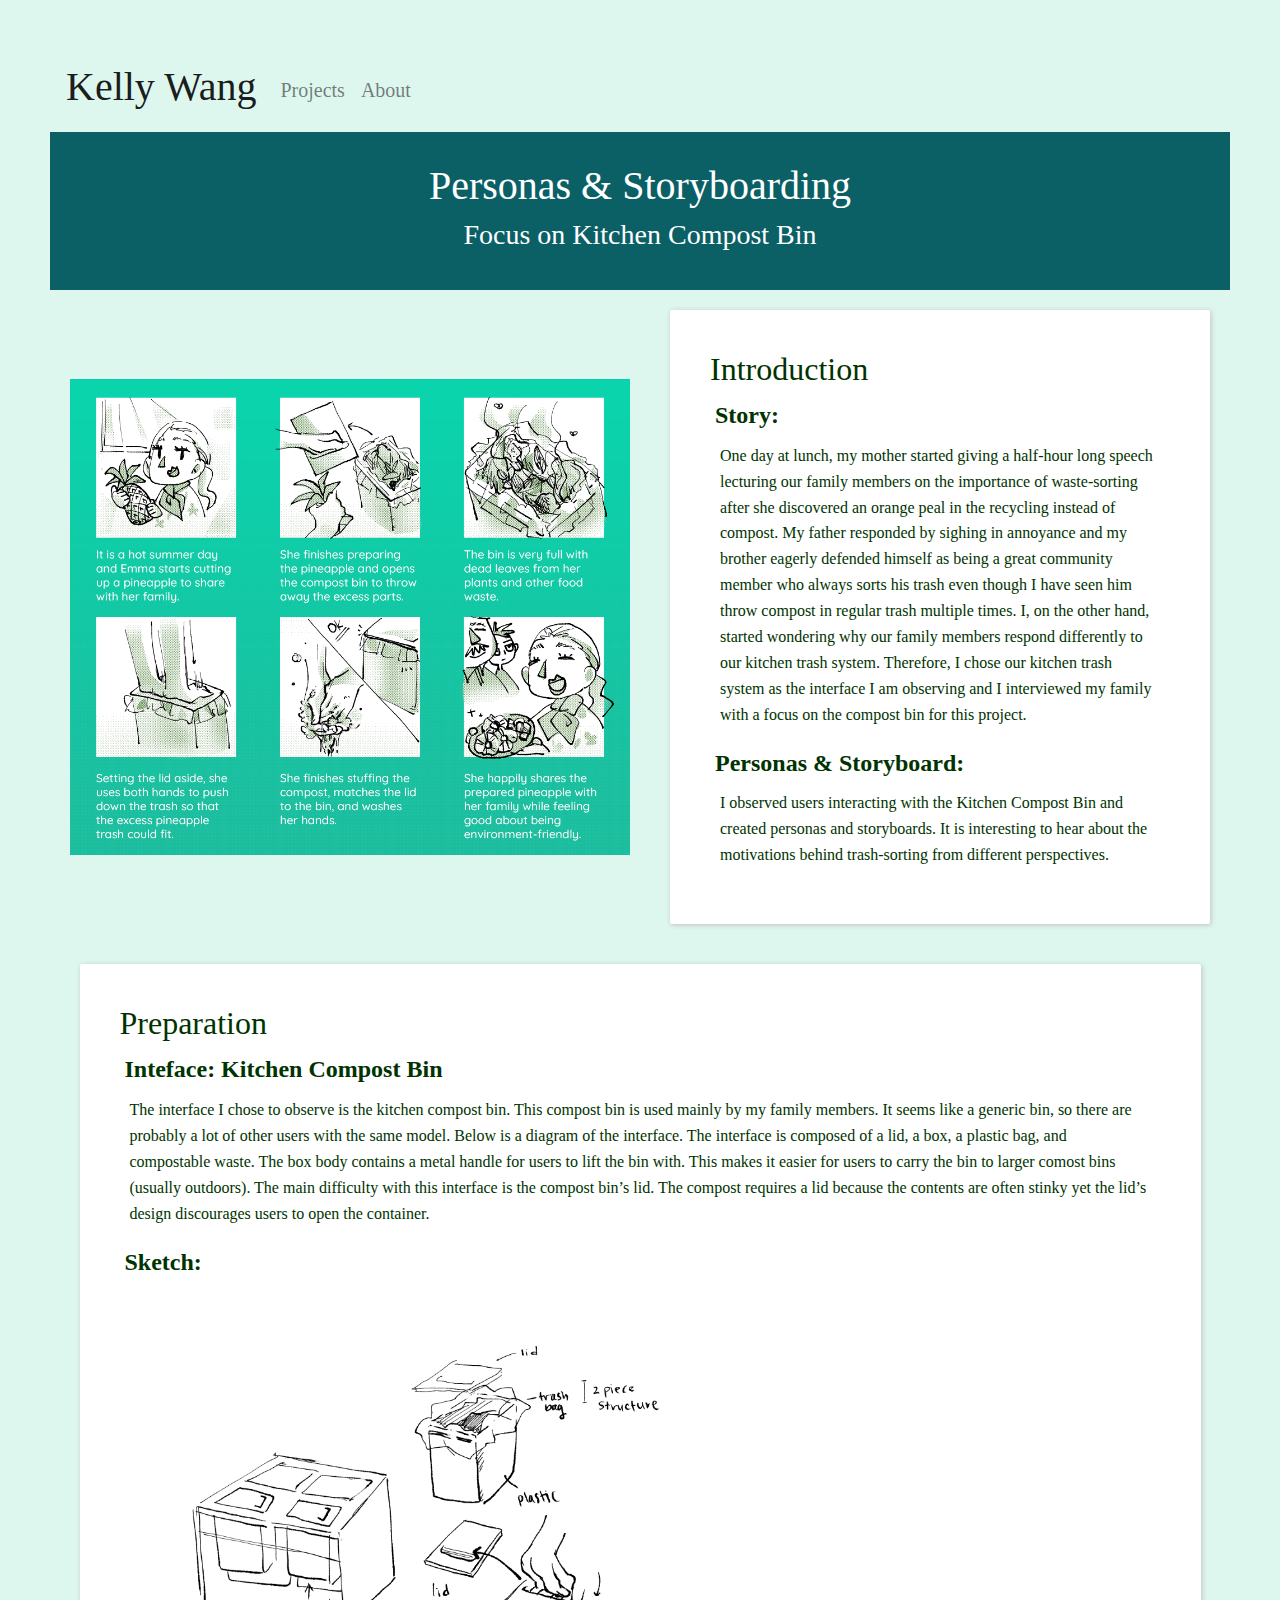
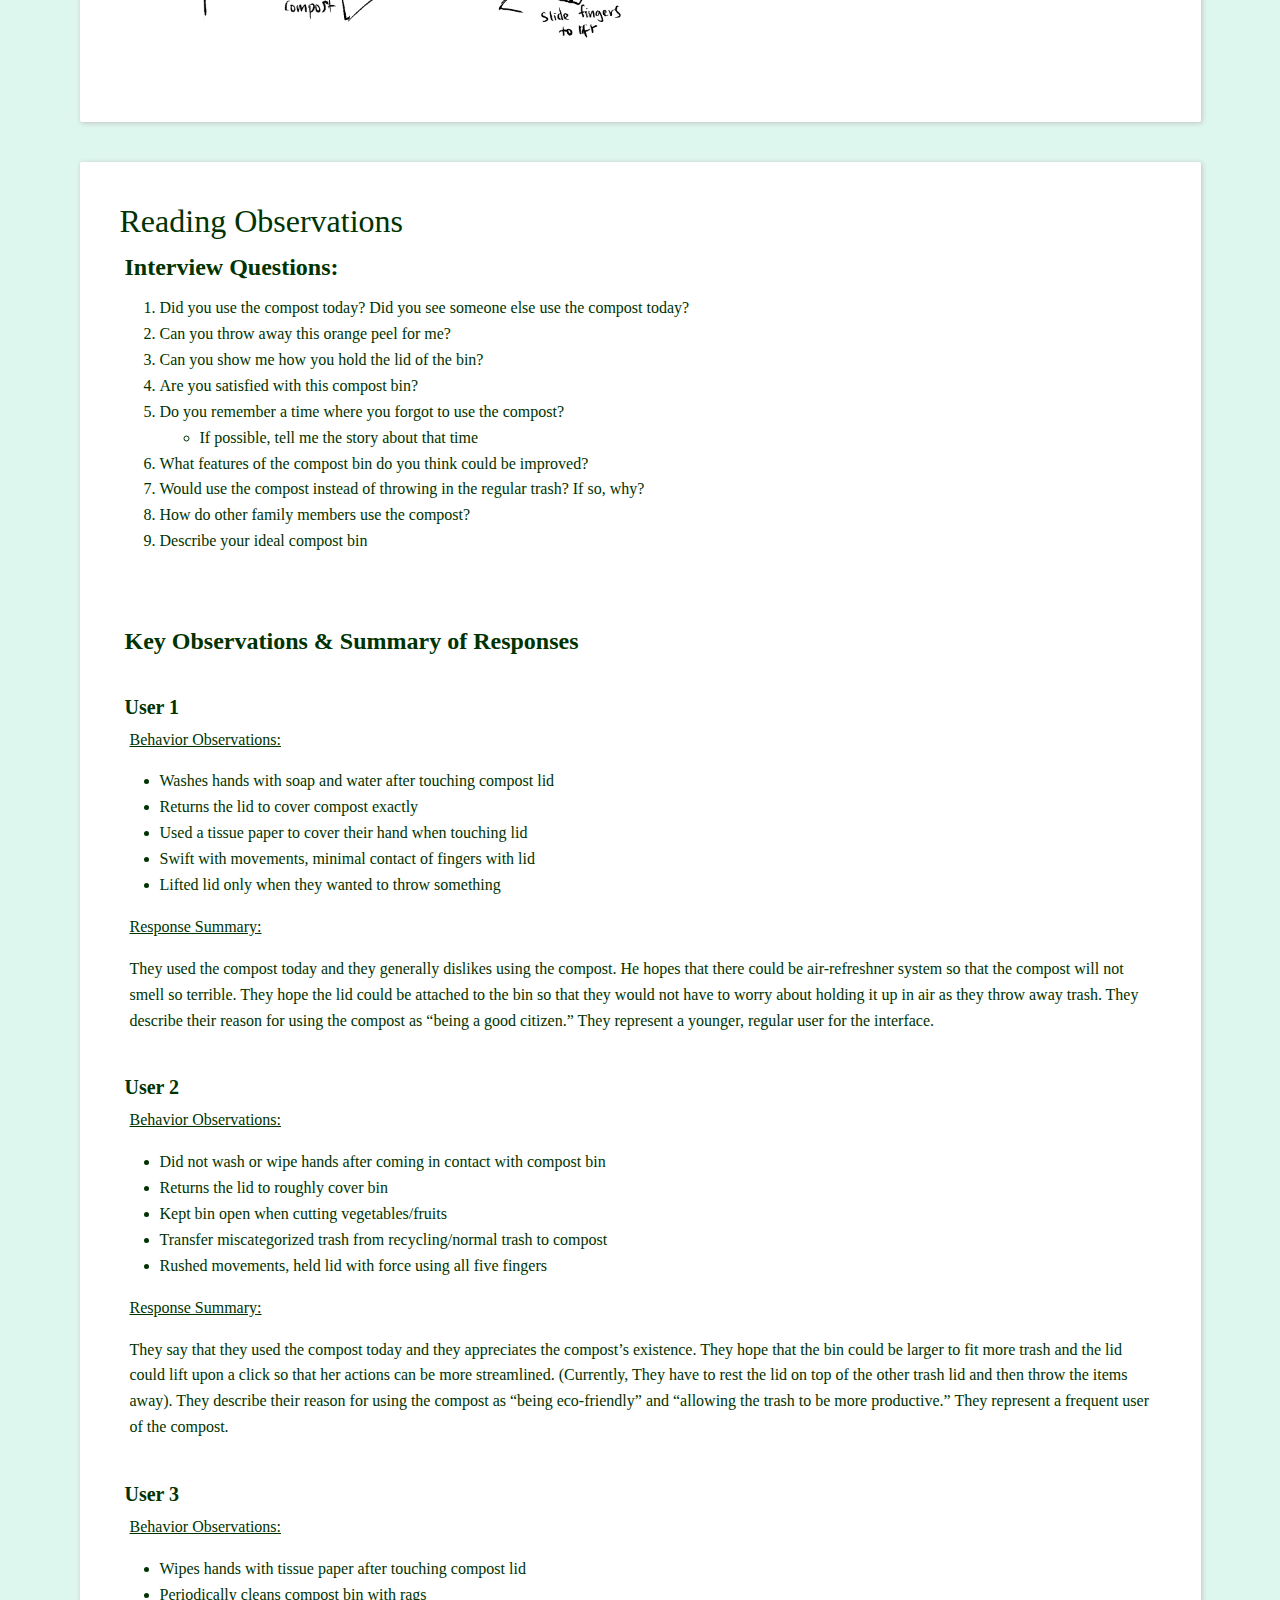
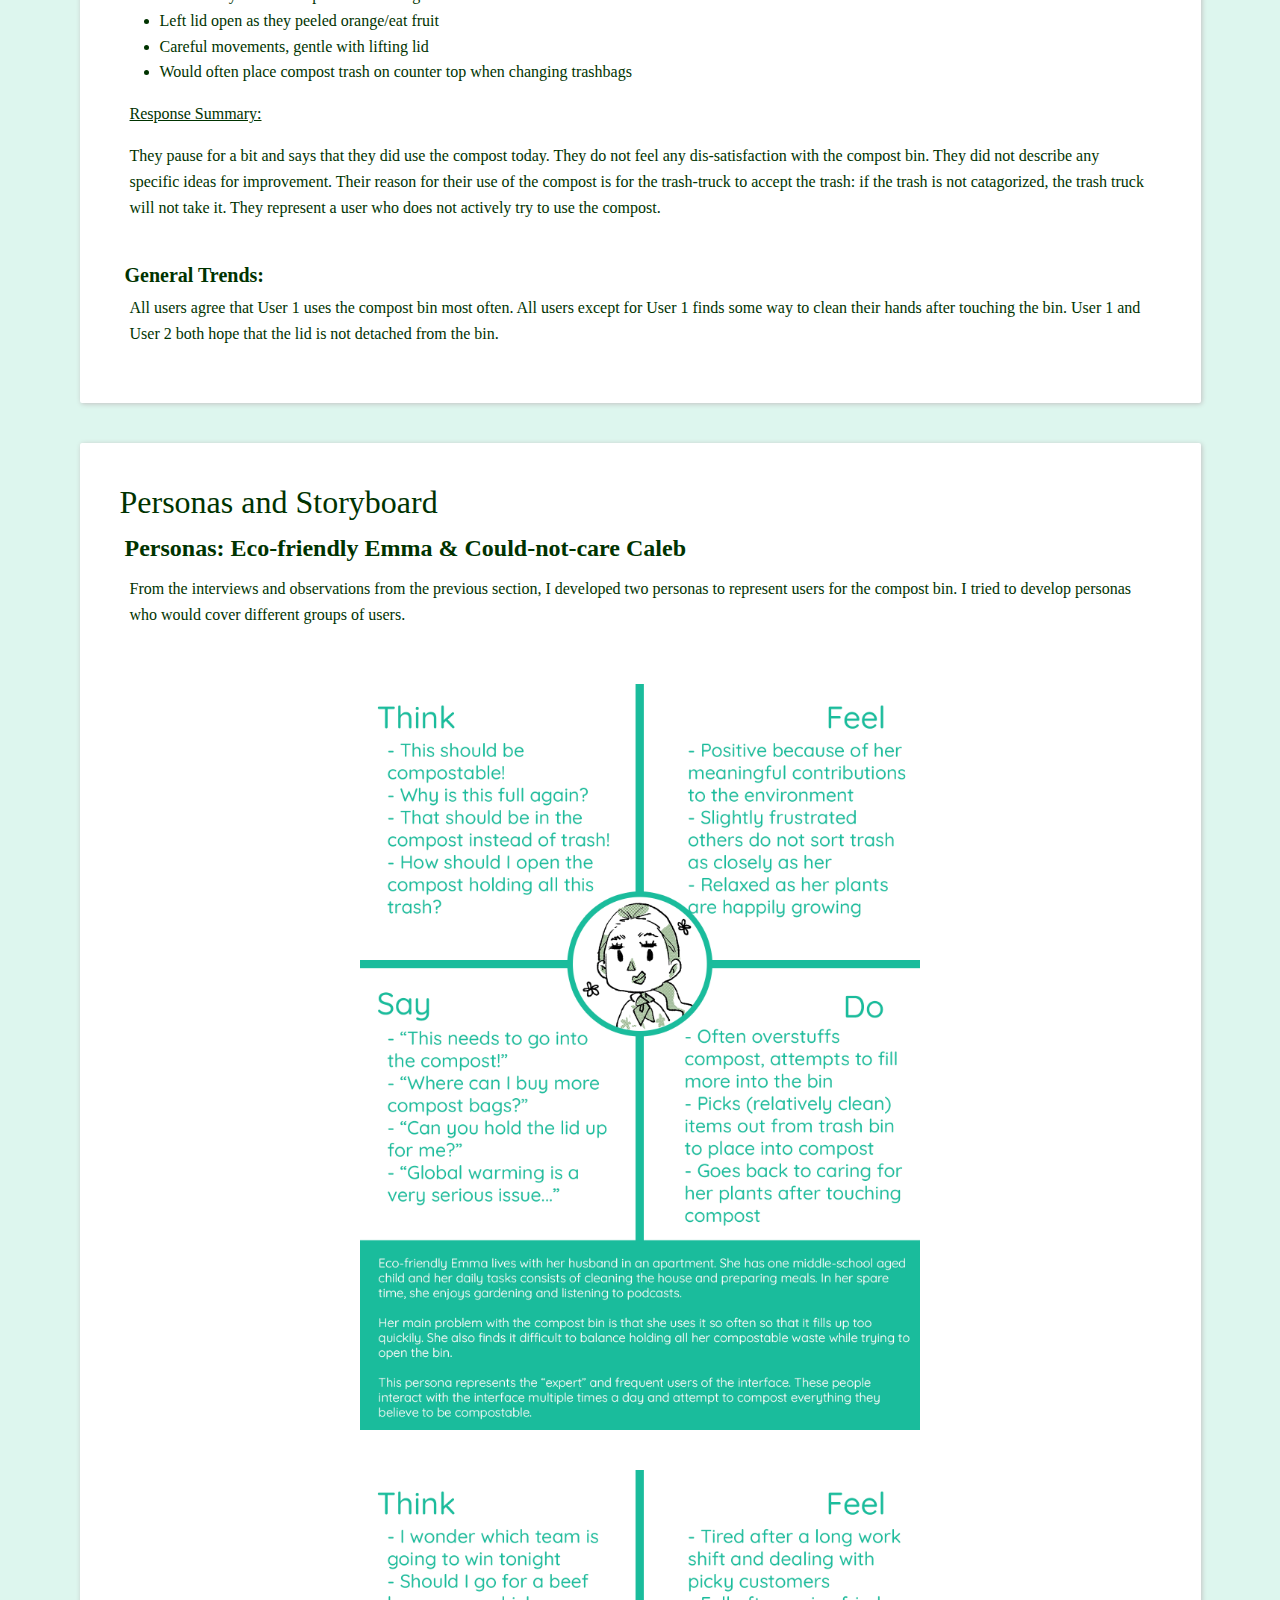
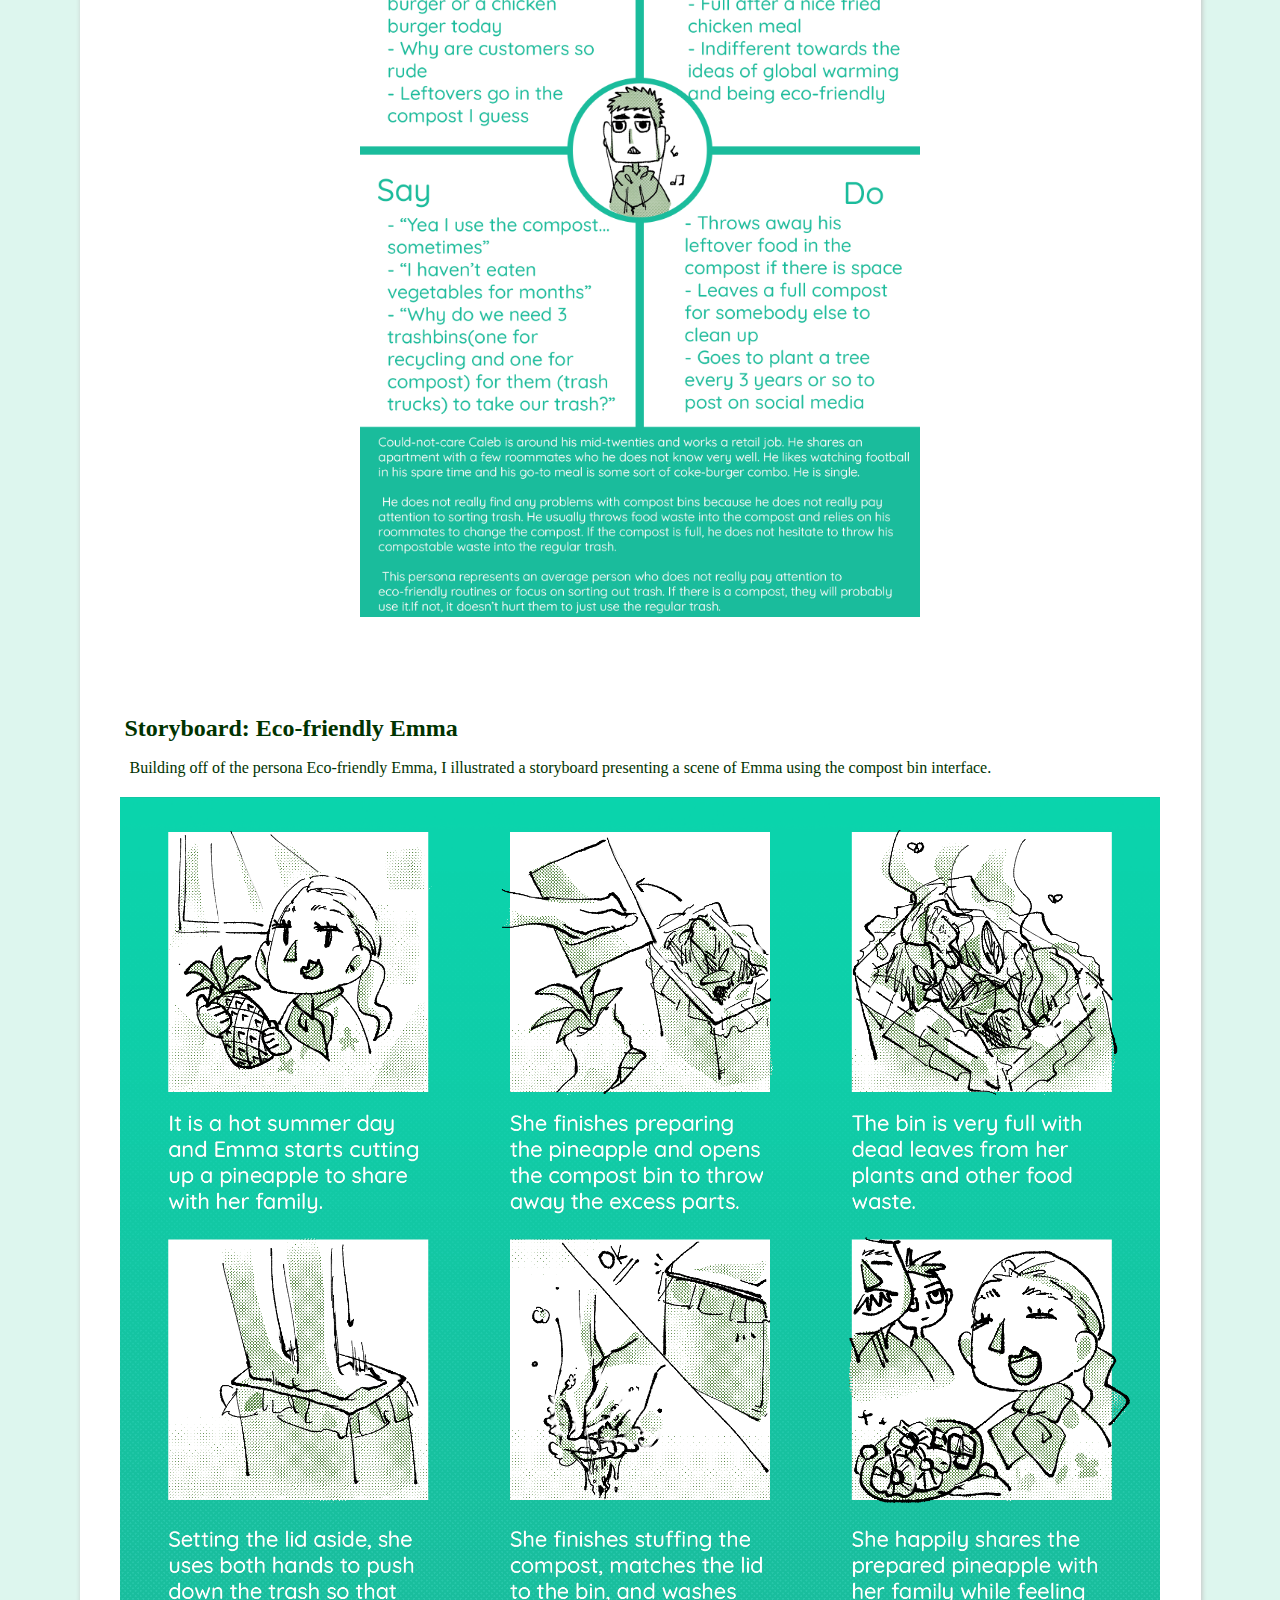
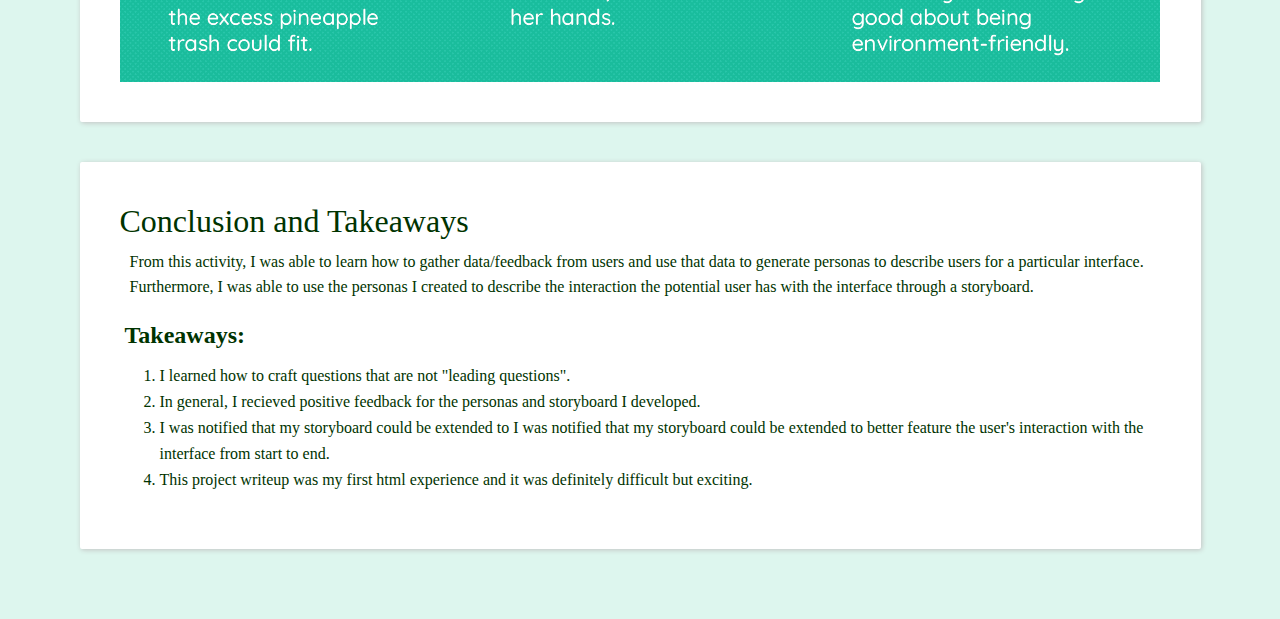
<file: persona-assignment/home.html>
<!doctype html>
<html lang="en">

</html>

<head>
    <!-- Required meta tags -->
    <meta charset="utf-8">
    <meta name="viewport" content="width=device-width, initial-scale=1, shrink-to-fit=no">

    <!-- Bootstrap CSS -->
    <link rel="stylesheet" href="https://stackpath.bootstrapcdn.com/bootstrap/4.5.2/css/bootstrap.min.css"
        integrity="sha384-JcKb8q3iqJ61gNV9KGb8thSsNjpSL0n8PARn9HuZOnIxN0hoP+VmmDGMN5t9UJ0Z" crossorigin="anonymous">

    <title>Personas</title>
    <link rel="stylesheet" href="index.css">
    <!-- TODO: add additional links here! e.g. fonts, icons, more stylesheets, etc. -->
    <meta content="width=device-width, initial-scale=1" name="viewport" />
    <meta charset="utf-8">
</head>

<body>
    <!-- TODO: put your HTML code here! -->
    <div class="nav-wrapper">
        <nav class="navbar navbar-expand-lg navbar-light" style="width: 100%">
            <a class="navbar-brand" href="#">
                <h1>Kelly Wang</h1>
            </a>
            <button class="navbar-toggler" type="button" data-toggle="collapse" data-target="#navi">
                <span class="navbar-toggler-icon"></span>
            </button>

            <div class="collapse navbar-collapse" id="navi">
                <ul class="navbar-nav">
                    <li class="nav-item">
                        <a class="nav-link" href="../index.html">Projects <span class="sr-only">(current)</span></a>
                    </li>
                    <li class="nav-item">
                        <a class="nav-link" href="../about.html">About</a>
                    </li>
            </div>
        </nav>
    </div>
    <div class="heading">
        <h1 style="padding-top: 10px">Personas & Storyboarding</h1>
        <h3 style="padding-bottom: 10px"> Focus on Kitchen Compost Bin</h3>
    </div>
    <div class="wrapper">
        <div class="intro">
            <div class="photo-div">
                <img src="storyboard-final.PNG">
            </div>
            <div class="intro-card">
                <div class="flex-col">
                    <h2>Introduction</h3>
                        <h4>
                            Story:
                        </h4>
                        <p>
                            One day at lunch, my mother started giving a half-hour long speech
                            lecturing our family members on the importance of waste-sorting
                            after she discovered an orange peal in the recycling instead of
                            compost. My father responded by sighing in annoyance and my brother
                            eagerly defended himself as being a great community member who always
                            sorts his trash even though I have seen him throw compost in regular
                            trash multiple times. I, on the other hand, started wondering why
                            our family members respond differently to our kitchen trash system.
                            Therefore, I chose our kitchen trash system as the interface I am
                            observing and I interviewed my family with a focus on the compost
                            bin for this project.
                        </p>
                        <h4>
                            Personas & Storyboard:
                        </h4>
                        <p>
                            I observed users interacting with the Kitchen Compost Bin
                            and created personas and storyboards. It is interesting to hear
                            about the motivations behind trash-sorting from different perspectives.
                        </p>
                </div>
            </div>
        </div>
        <div class="body-card">
            <div class="flex-col">
                <h2>Preparation</h2>
                <h4>
                    Inteface: Kitchen Compost Bin
                </h4>
                <p>
                    The interface I chose to observe is the kitchen compost bin.
                    This compost bin is used mainly by my family members. It seems like a generic bin, so there are
                    probably a lot of other users with the same model.
                    Below is a diagram of the interface. The interface is composed of a lid, a box, a plastic bag, and
                    compostable waste.
                    The box body contains a metal handle for users to lift the bin with. This makes it easier for users
                    to carry the bin to larger comost bins (usually outdoors).
                    The main difficulty with this interface is the compost bin’s lid.
                    The compost requires a lid because the contents are often stinky
                    yet the lid’s design discourages users to open the container.
                </p>
                <h4>
                    Sketch:
                </h4>
                <div class="photo-div">
                    <img src="sketch.png">
                </div>
            </div>
        </div>
        <div class="body-card">
            <div class="flex-col">
                <h2>Reading Observations</h2>
                <h4>
                    Interview Questions:
                </h4>
                <ol>
                    <li>Did you use the compost today? Did you see someone else use the compost today?</li>
                    <li>Can you throw away this orange peel for me?</li>
                    <li>Can you show me how you hold the lid of the bin?</li>
                    <li>Are you satisfied with this compost bin?</li>
                    <li>Do you remember a time where you forgot to use the compost?
                        <ul>
                            <li>If possible, tell me the story about that time</li>
                        </ul>
                    </li>
                    <li>What features of the compost bin do you think could be improved?</li>
                    <li>Would use the compost instead of throwing in the regular trash? If so, why?</li>
                    <li>How do other family members use the compost?</li>
                    <li>Describe your ideal compost bin</li>
                </ol>
                <br>
                <br>
                <h4>
                    Key Observations & Summary of Responses
                </h4>
                <br>
                <h5>
                    User 1
                </h5>
                <p style="text-decoration: underline;">
                    Behavior Observations:
                </p>

                <ul>
                    <li>Washes hands with soap and water after touching compost lid</li>
                    <li>Returns the lid to cover compost exactly</li>
                    <li>Used a tissue paper to cover their hand when touching lid</li>
                    <li>Swift with movements, minimal contact of fingers with lid</li>
                    <li>Lifted lid only when they wanted to throw something</li>
                </ul>
                <p style="text-decoration: underline;">
                    Response Summary:
                </p>
                <p>
                    They used the compost today and they generally dislikes using the compost.
                    He hopes that there could be air-refreshner system so that the compost
                    will not smell so terrible. They hope the lid could be attached to the
                    bin so that they would not have to worry about holding it up in air as they
                    throw away trash. They describe their reason for using the compost as
                    “being a good citizen.” They represent a younger, regular user for the interface.
                </p>
                <br>
                <h5>
                    User 2
                </h5>
                <p style="text-decoration: underline;">
                    Behavior Observations:
                </p>

                <ul>
                    <li>Did not wash or wipe hands after coming in contact with compost bin</li>
                    <li>Returns the lid to roughly cover bin</li>
                    <li>Kept bin open when cutting vegetables/fruits</li>
                    <li>Transfer miscategorized trash from recycling/normal trash to compost</li>
                    <li>Rushed movements, held lid with force using all five fingers</li>
                </ul>

                <p style="text-decoration: underline;">
                    Response Summary:
                </p>
                <p>
                    They say that they used the compost today and they appreciates the
                    compost’s existence. They hope that the bin could be larger to fit more trash
                    and the lid could lift upon a click so that her actions can be more streamlined.
                    (Currently, They have to rest the lid on top of the other trash lid and then throw
                    the items away). They describe their reason for using the compost as “being eco-friendly”
                    and “allowing the trash to be more productive.” They represent a frequent user of the compost.
                </p>
                <br>
                <h5>
                    User 3
                </h5>
                <p style="text-decoration: underline;">
                    Behavior Observations:
                </p>

                <ul>
                    <li>Wipes hands with tissue paper after touching compost lid</li>
                    <li>Periodically cleans compost bin with rags</li>
                    <li>Left lid open as they peeled orange/eat fruit</li>
                    <li>Careful movements, gentle with lifting lid</li>
                    <li>Would often place compost trash on counter top when changing trashbags</li>
                </ul>

                <p style="text-decoration: underline;">
                    Response Summary:
                </p>
                <p>
                    They pause for a bit and says that they did use the compost today.
                    They do not feel any dis-satisfaction with the compost bin.
                    They did not describe any specific ideas for improvement.
                    Their reason for their use of the compost is for the trash-truck
                    to accept the trash: if the trash is not catagorized, the
                    trash truck will not take it. They represent a user
                    who does not actively try to use the compost.
                </p>

                <br>
                <h5>
                    General Trends:
                </h5>
                <p>
                    All users agree that User 1 uses the compost bin most often.
                    All users except for User 1 finds some way to clean their hands
                    after touching the bin. User 1 and User 2 both hope that the
                    lid is not detached from the bin.
                </p>
            </div>
        </div>
        <div class="body-card">
            <div class="flex-col">
                <h2>Personas and Storyboard</h2>
                <h4>
                    Personas: Eco-friendly Emma & Could-not-care Caleb
                </h4>
                <p>
                    From the interviews and observations from the previous section,
                    I developed two personas to represent users for the compost bin.
                    I tried to develop personas who would cover different groups of users.
                </p>
                <div class="flex-row">
                    <div class="photo-div">
                        <img src="Empathy Map1.png">
                    </div>
                    <div class="photo-div">
                        <img src="Empathy Map2.png">
                    </div>
                </div>
                <br>
                <br>
                <h4>
                    Storyboard: Eco-friendly Emma
                </h4>
                <p>
                    Building off of the persona Eco-friendly Emma, I illustrated
                    a storyboard presenting a scene of Emma using the compost
                    bin interface.
                </p>
                <img src="storyboard-final.PNG">
            </div>
        </div>
        <div class="body-card">
            <div class="flex-col">
                <h2>Conclusion and Takeaways</h2>
                <p>
                    From this activity, I was able to learn how to gather data/feedback from users and use that data to generate personas to describe users for a particular interface. Furthermore, I was able to use the personas I created to describe the interaction the potential user has with the interface through a storyboard.
                </p>
                <h4>
                    Takeaways:
                  </h4>
                  <ol>
                    <li>I learned how to craft questions that are not "leading questions".</li>
                    <li>In general, I recieved positive feedback for the personas and storyboard I developed.</li>
                    <li>I was notified that my storyboard could be extended to I was notified that my storyboard could be extended to better feature the user's interaction with the interface from start to end. </li>
                    <li>This project writeup was my first html experience and it was definitely difficult but exciting. </li>
                  </ol>
            </div>
        </div>
    </div>
</body>

<!-- Optional JavaScript -->
<!-- jQuery first, then Popper.js, then Bootstrap JS -->
<script src="https://code.jquery.com/jquery-3.5.1.slim.min.js"
    integrity="sha384-DfXdz2htPH0lsSSs5nCTpuj/zy4C+OGpamoFVy38MVBnE+IbbVYUew+OrCXaRkfj"
    crossorigin="anonymous"></script>
<script src="https://cdn.jsdelivr.net/npm/popper.js@1.16.1/dist/umd/popper.min.js"
    integrity="sha384-9/reFTGAW83EW2RDu2S0VKaIzap3H66lZH81PoYlFhbGU+6BZp6G7niu735Sk7lN"
    crossorigin="anonymous"></script>
<script src="https://stackpath.bootstrapcdn.com/bootstrap/4.5.2/js/bootstrap.min.js"
    integrity="sha384-B4gt1jrGC7Jh4AgTPSdUtOBvfO8shuf57BaghqFfPlYxofvL8/KUEfYiJOMMV+rV"
    crossorigin="anonymous"></script>

</body>
</file>
<file: index.css>
/* Put your style information here! */
body {
    font-family: lato;
    font-weight: 500;
    background-color: #f7f5f1;
}

.project-wrapper{
    display: flex;
    flex-flow: column wrap;
    margin: 50px;
}

.nav-wrapper{
    font-size: 20px;
}

.projects{
    display: flex;
    flex-flow: row wrap;
    width: 100%;
    justify-content: center;
}

.project-card{
    margin: 10px;
    padding: 10px;
    display: flex;
    justify-content: center;
}

.name-card{
    width: 50%;
    background-color: white;
    box-shadow: 1px 1px 5px rgb(194, 194, 194);
    border-radius: 2px;
    padding: 20px;
    margin: 10px;
}

.card-img-top:hover{
    opacity: 0.5;
    background-color:  #f7f5f1;
}

.card{
    width: 500px;
}

.about{
    margin-left: 50px;
    margin-right: 50px;
    display: flex;
    flex-flow: column wrap;
    align-items: center;
}

h2, h4{
    padding-bottom: 10px;
    padding-top: 10px;
}



/* Tablet (Portrait) ----------- */
@media only screen and (min-width: 600px) and (max-width: 992px) {
    .project-wrapper{
        padding: 10px;
    }
    .card{
        width: 400px;
    }
    .about{
        margin-left: 10px;
    margin-right: 10px;
    }
    .name-card{
        width: 80%
    }
}

/* Smartphones (portrait) ----------- */
@media only screen and (max-width: 600px) {
    .project-wrapper{
        padding: 0px;
    }
    .about{
    margin-left: 10px;
    margin-right: 10px;
    }

    .card{
        width: auto;
    }
    .name-card{
        width: 95%
    }
}
</file>
<file: ab-assignment/index.css>
.nav-wrapper{
    font-size: 20px;
  }
  
  .heading{
    background-color: #1a53bc;
    padding: 20px;
    color: white;
  }
  
  .photo-div {
    max-width: 600px;
    align-content: flex-start;
    padding: 20px;
  }
  
  .flex-col {
    display: flex;
    align-items: flex-start;
    flex-wrap: wrap;
    justify-content: space-around;
    padding: 20px;
    flex-direction: column;
  }
  .flex-row{
  display: flex;
  align-items: flex-start;
    flex-wrap: wrap;
    flex-direction: row;
    justify-content: space-around;
    padding: 20px;
  }
  
  img {
    max-width: 100%;
    max-height: 100%;
  }
  
  .wrapper {
    max-width: 100%;
    width: 100%;
    margin: 0 auto;
    display: flex;
    flex-direction: column;
    justify-content: center;
    align-items: center;
  }
  
  ul, ol{
    text-align: left;
  }
  
  body {
    background-color: #e1e2fc;
    color: #0b092e;
    font-family: lato;
    text-align: center;
    line-height: 1.618em;
    margin: 50px;
  }
  
  h4{
    font-weight: bolder;
    text-align: left;
    padding: 5px;
  }
  
  h5{
    text-align: left;
    font-weight: bold;
    padding-left: 5px;
    padding-right: 5px;
  }
  
  p, h6{
    text-align: left;
    padding-left: 10px;
    padding-right: 10px;
  }
  
  .intro-card{
    width: 50%;
    background-color: white;
    box-shadow: 1px 1px 5px rgb(194, 194, 194);
    border-radius: 2px;
    padding: 20px;
    margin: 20px;
  }
  
  .body-card{
    width: 95%;
    background-color: white;
    box-shadow: 1px 1px 5px rgb(194, 194, 194);
    border-radius: 2px;
    padding: 20px;
    margin: 20px;
  }
  
  .intro{
    display: flex;
    flex-direction: row;
    justify-content: center;
    align-items: center;
  }
  
  
    /* Smartphones (portrait) ----------- */
    @media only screen and (max-width: 1200px) {
      .tabs{
          margin: 0px;
      }
      .body{
          margin: 0px;
      }
      .tab-content{
          padding: 5px;
      }
      .flex-col{
          padding: 5px;
      }
      .flex-row{
          padding: 5px;
      }
      iframe{
        width: 90%;
      }
    
      .photo-div{
          flex-direction: column;
          padding: 10px;
      }
  
      .intro{
        display: flex;
        flex-direction: column;
        justify-content: center;
        align-items: center;
      }
      .intro-card{
        width: 100%;
        background-color: white;
        box-shadow: 1px 1px 5px rgb(194, 194, 194);
        border-radius: 2px;
        padding: 20px;
        margin: 20px;
      }
      .body-card{
        width: 100%;
        background-color: white;
        box-shadow: 1px 1px 5px rgb(194, 194, 194);
        border-radius: 2px;
        padding: 20px;
        margin: 20px;
      }
    }
</file>
<file: musicplaylist-assignment/index.css>
.nav-wrapper{
    font-size: 20px;
  }
  
  .heading{
    background-color: #774fb8;
    padding: 20px;
    color: white;
  }
  
  .photo-div {
    max-width: 600px;
    align-content: flex-start;
    padding: 20px;
  }
  
  .flex-col {
    display: flex;
    align-items: flex-start;
    flex-wrap: wrap;
    justify-content: space-around;
    padding: 20px;
    flex-direction: column;
  }
  .flex-row{
  display: flex;
  align-items: flex-start;
    flex-wrap: wrap;
    flex-direction: row;
    justify-content: space-around;
    padding: 20px;
  }
  
  img {
    max-width: 100%;
    max-height: 100%;
  }
  
  .wrapper {
    max-width: 100%;
    width: 100%;
    margin: 0 auto;
    display: flex;
    flex-direction: column;
    justify-content: center;
    align-items: center;
  }
  
  ul, ol{
    text-align: left;
  }
  
  body {
    background-color: #efebf6;
    color: #2e2147;
    font-family: lato;
    text-align: center;
    line-height: 1.618em;
    margin: 50px;
  }
  
  h4{
    font-weight: bolder;
    text-align: left;
    padding: 5px;
  }
  
  h5{
    text-align: left;
    font-weight: bold;
    padding-left: 5px;
    padding-right: 5px;
  }
  
  p, h6{
    text-align: left;
    padding-left: 10px;
    padding-right: 10px;
  }
  
  .intro-card{
    width: 50%;
    background-color: white;
    box-shadow: 1px 1px 5px rgb(194, 194, 194);
    border-radius: 2px;
    padding: 20px;
    margin: 20px;
  }
  
  .body-card{
    width: 95%;
    background-color: white;
    box-shadow: 1px 1px 5px rgb(194, 194, 194);
    border-radius: 2px;
    padding: 20px;
    margin: 20px;
  }
  
  .intro{
    display: flex;
    flex-direction: row;
    justify-content: center;
    align-items: center;
  }
  
  
    /* Smartphones (portrait) ----------- */
    @media only screen and (max-width: 1200px) {
      .tabs{
          margin: 0px;
      }
      .body{
          margin: 0px;
      }
      .tab-content{
          padding: 5px;
      }
      .flex-col{
          padding: 5px;
      }
      .flex-row{
          padding: 5px;
      }
      iframe{
        width: 90%;
      }
    
      .photo-div{
          flex-direction: column;
          padding: 10px;
      }
  
      .intro{
        display: flex;
        flex-direction: column;
        justify-content: center;
        align-items: center;
      }
      .intro-card{
        width: 100%;
        background-color: white;
        box-shadow: 1px 1px 5px rgb(194, 194, 194);
        border-radius: 2px;
        padding: 20px;
        margin: 20px;
      }
      .body-card{
        width: 100%;
        background-color: white;
        box-shadow: 1px 1px 5px rgb(194, 194, 194);
        border-radius: 2px;
        padding: 20px;
        margin: 20px;
      }
    }
</file>
<file: persona-assignment/index.css>
.nav-wrapper{
  font-size: 20px;
}

.heading{
  background-color: #0b6066;
  padding: 20px;
  color: white;
}

.photo-div {
  max-width: 600px;
  align-content: flex-start;
  padding: 20px;
}

.flex-col {
  display: flex;
  align-items: flex-start;
  flex-wrap: wrap;
  justify-content: space-around;
  padding: 20px;
  flex-direction: column;
}
.flex-row{
display: flex;
align-items: flex-start;
  flex-wrap: wrap;
  flex-direction: row;
  justify-content: space-around;
  padding: 20px;
}

img {
  max-width: 100%;
  max-height: 100%;
}

.wrapper {
  max-width: 100%;
  width: 100%;
  margin: 0 auto;
  display: flex;
  flex-direction: column;
  justify-content: center;
  align-items: center;
}

ul, ol{
  text-align: left;
}

body {
  background-color: #DDF6EE;
  color: #003300;
  font-family: lato;
  text-align: center;
  line-height: 1.618em;
  margin: 50px;
}

h4{
  font-weight: bolder;
  text-align: left;
  padding: 5px;
}

h5{
  text-align: left;
  font-weight: bold;
  padding-left: 5px;
  padding-right: 5px;
}

p, h6{
  text-align: left;
  padding-left: 10px;
  padding-right: 10px;
}

.intro-card{
  width: 50%;
  background-color: white;
  box-shadow: 1px 1px 5px rgb(194, 194, 194);
  border-radius: 2px;
  padding: 20px;
  margin: 20px;
}

.body-card{
  width: 95%;
  background-color: white;
  box-shadow: 1px 1px 5px rgb(194, 194, 194);
  border-radius: 2px;
  padding: 20px;
  margin: 20px;
}

.intro{
  display: flex;
  flex-direction: row;
  justify-content: center;
  align-items: center;
}


  /* Smartphones (portrait) ----------- */
  @media only screen and (max-width: 1200px) {
    .tabs{
        margin: 0px;
    }
    .body{
        margin: 0px;
    }
    .tab-content{
        padding: 5px;
    }
    .flex-col{
        padding: 5px;
    }
    .flex-row{
        padding: 5px;
    }
    iframe{
      width: 90%;
    }
  
    .photo-div{
        flex-direction: column;
        padding: 10px;
    }

    .intro{
      display: flex;
      flex-direction: column;
      justify-content: center;
      align-items: center;
    }
    .intro-card{
      width: 100%;
      background-color: white;
      box-shadow: 1px 1px 5px rgb(194, 194, 194);
      border-radius: 2px;
      padding: 20px;
      margin: 20px;
    }
    .body-card{
      width: 100%;
      background-color: white;
      box-shadow: 1px 1px 5px rgb(194, 194, 194);
      border-radius: 2px;
      padding: 20px;
      margin: 20px;
    }
  }
</file>
